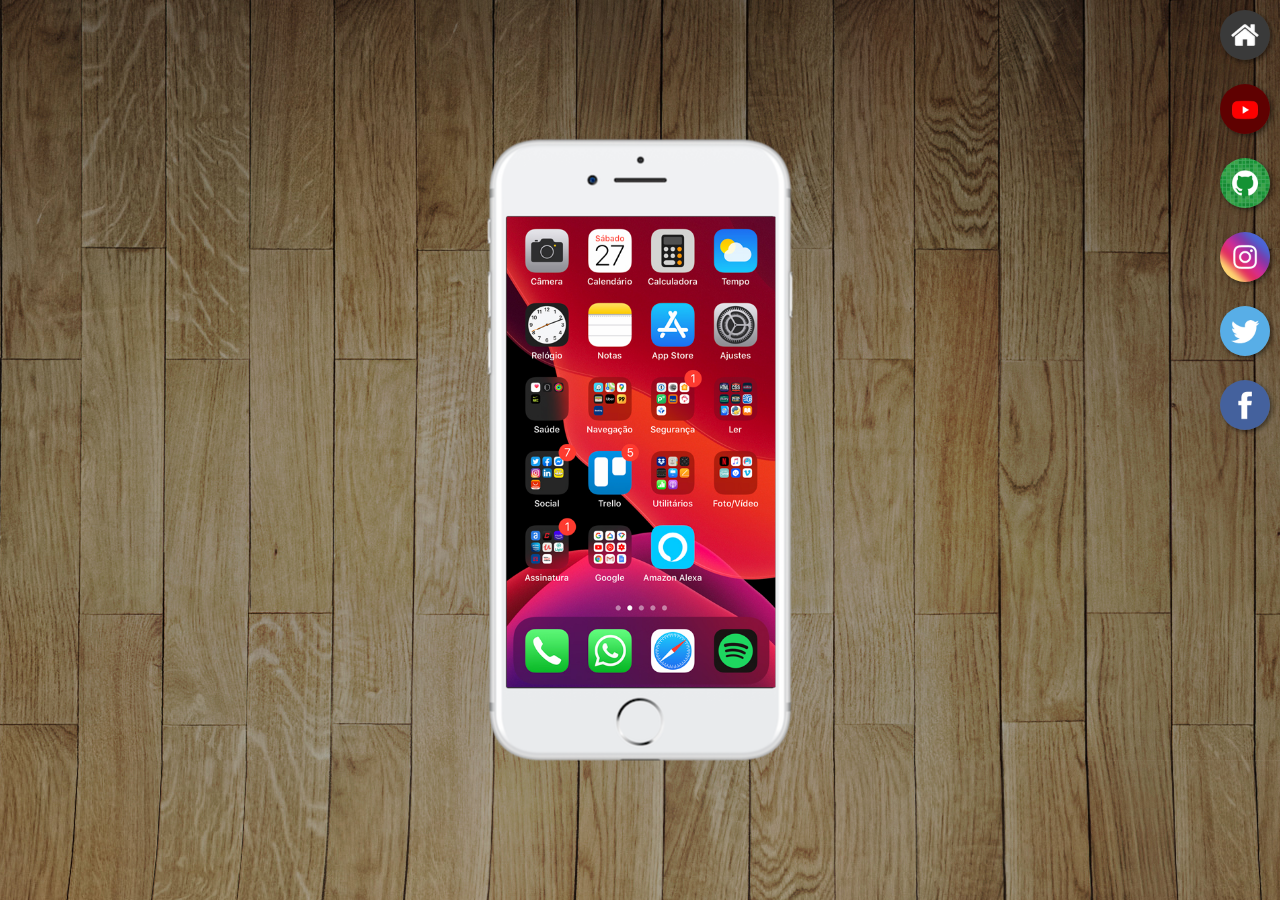
<file: index.html>
<!DOCTYPE html>
<html lang="pt-br">
<head>
    <meta charset="UTF-8">
    <meta name="viewport" content="width=device-width, initial-scale=1.0">
    <link rel="stylesheet" href="favicon.ico">
    <link rel="stylesheet" href="estilos/style.css">
    <title>Redes Sociais </title>
</head>
<body>
    <main>
        <section id="telefone">
            <iframe src="home.html" name="tela" id="tela" frameborder="0" >Seu navegador não é compatível com isso.</iframe>
        </section>
        <section id="redes-sociais">
            <a href="home.html" target="tela"> <img src="imagens/logo-home.jpg" alt=""></a><br>
            <a href="youtube.html" target="tela"> <img src="imagens/logo-youtube.jpg" alt=""></a><br>
            <a href="github.html" target="tela"> <img src="imagens/logo-github.jpg" alt=""></a><br>
            <a href="instagram.html" target="tela"> <img src="imagens/logo-instagram.jpg" alt=""></a><br>
            <a href="twitter.html" target="tela"> <img src="imagens/logo-twitter.jpg" alt=""></a><br>
            <a href="facebook.html" target="tela"> <img src="imagens/logo-facebook.jpg" alt=""></a>
        </section>
    </main>
    
</body>
</html>
</file>
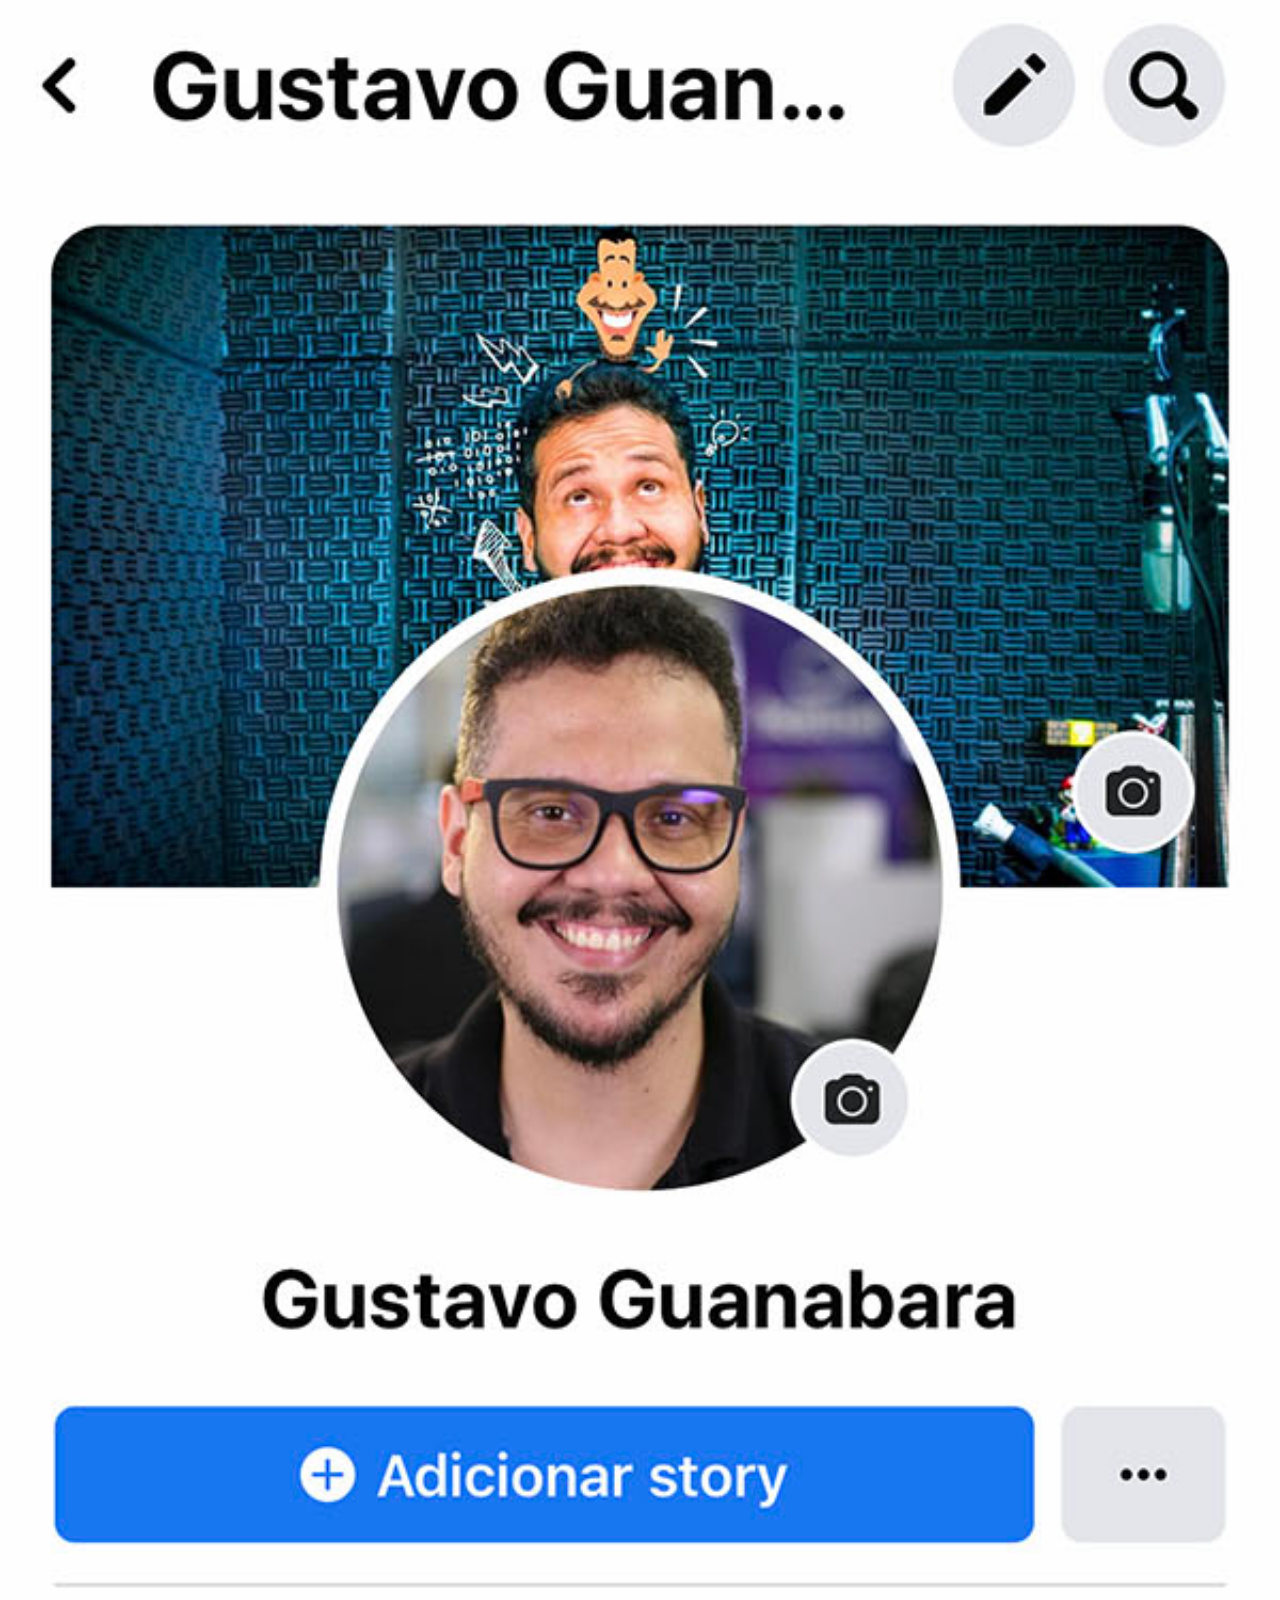
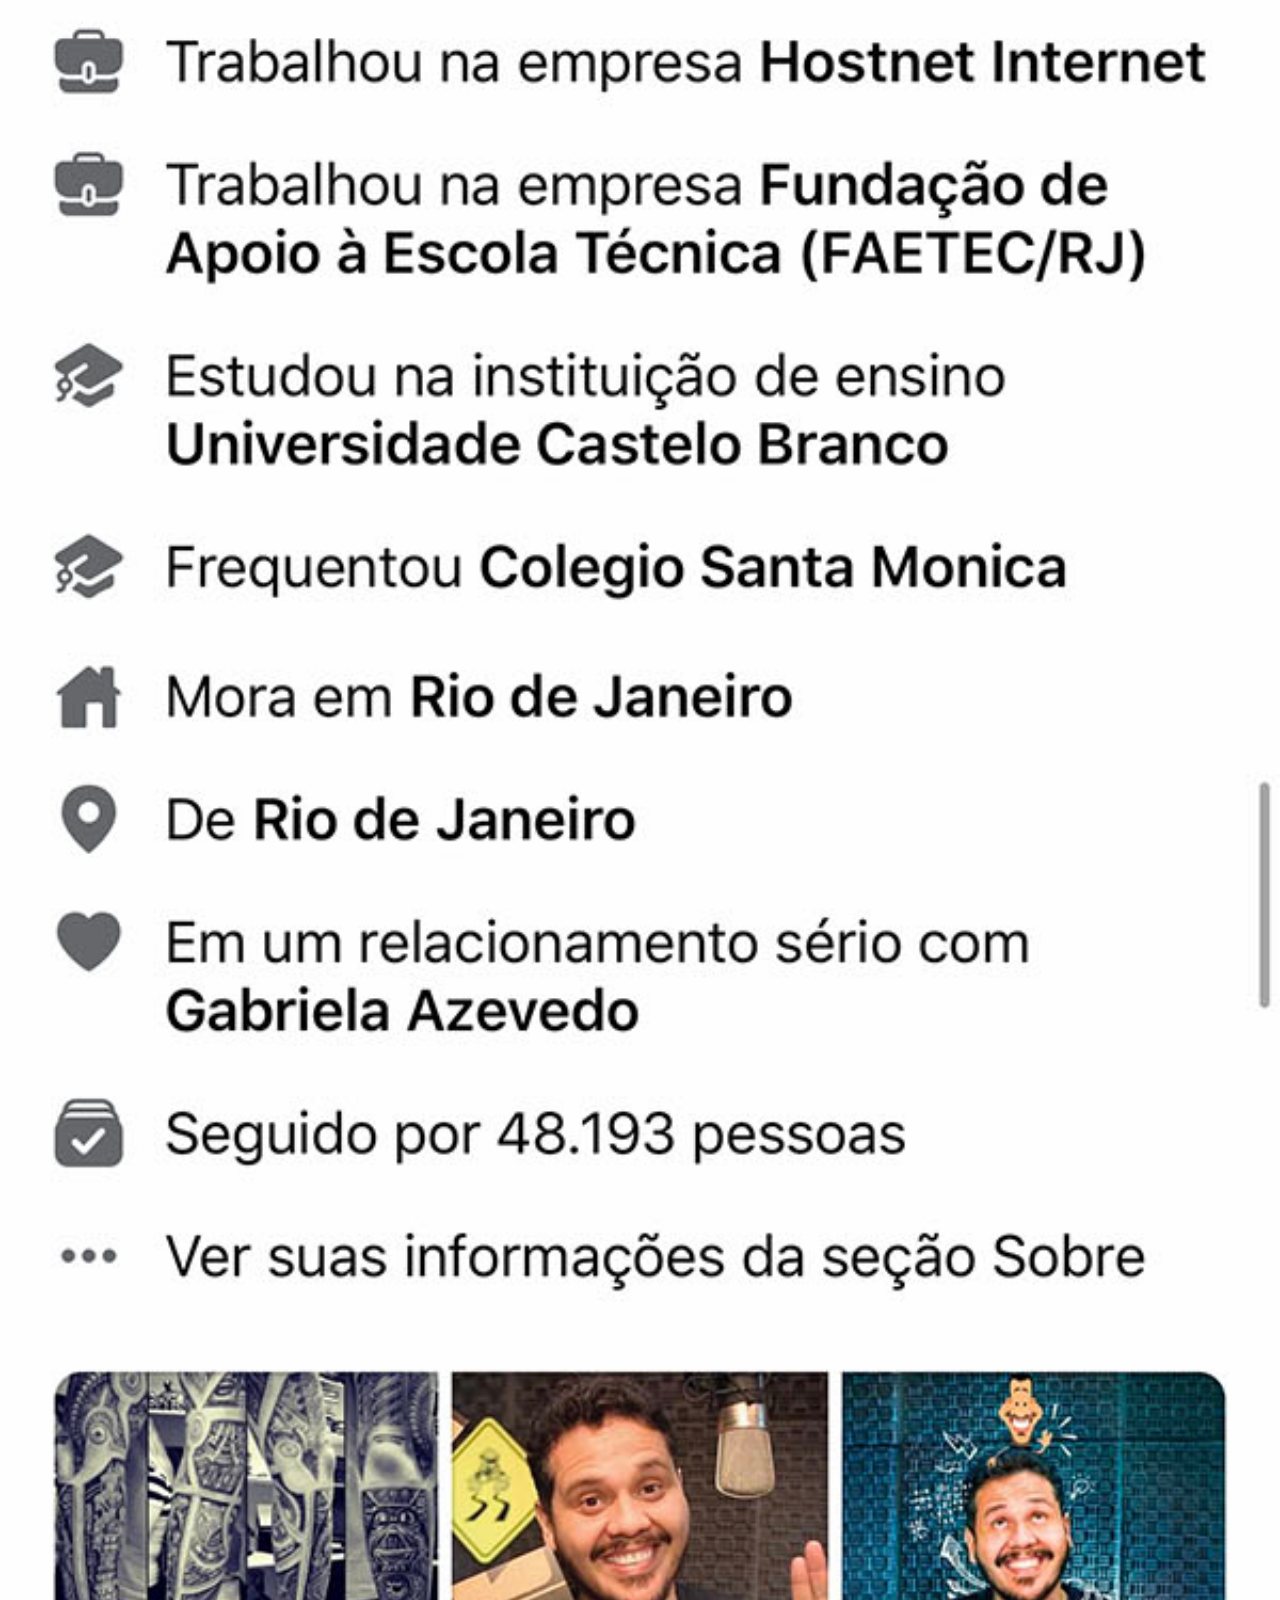
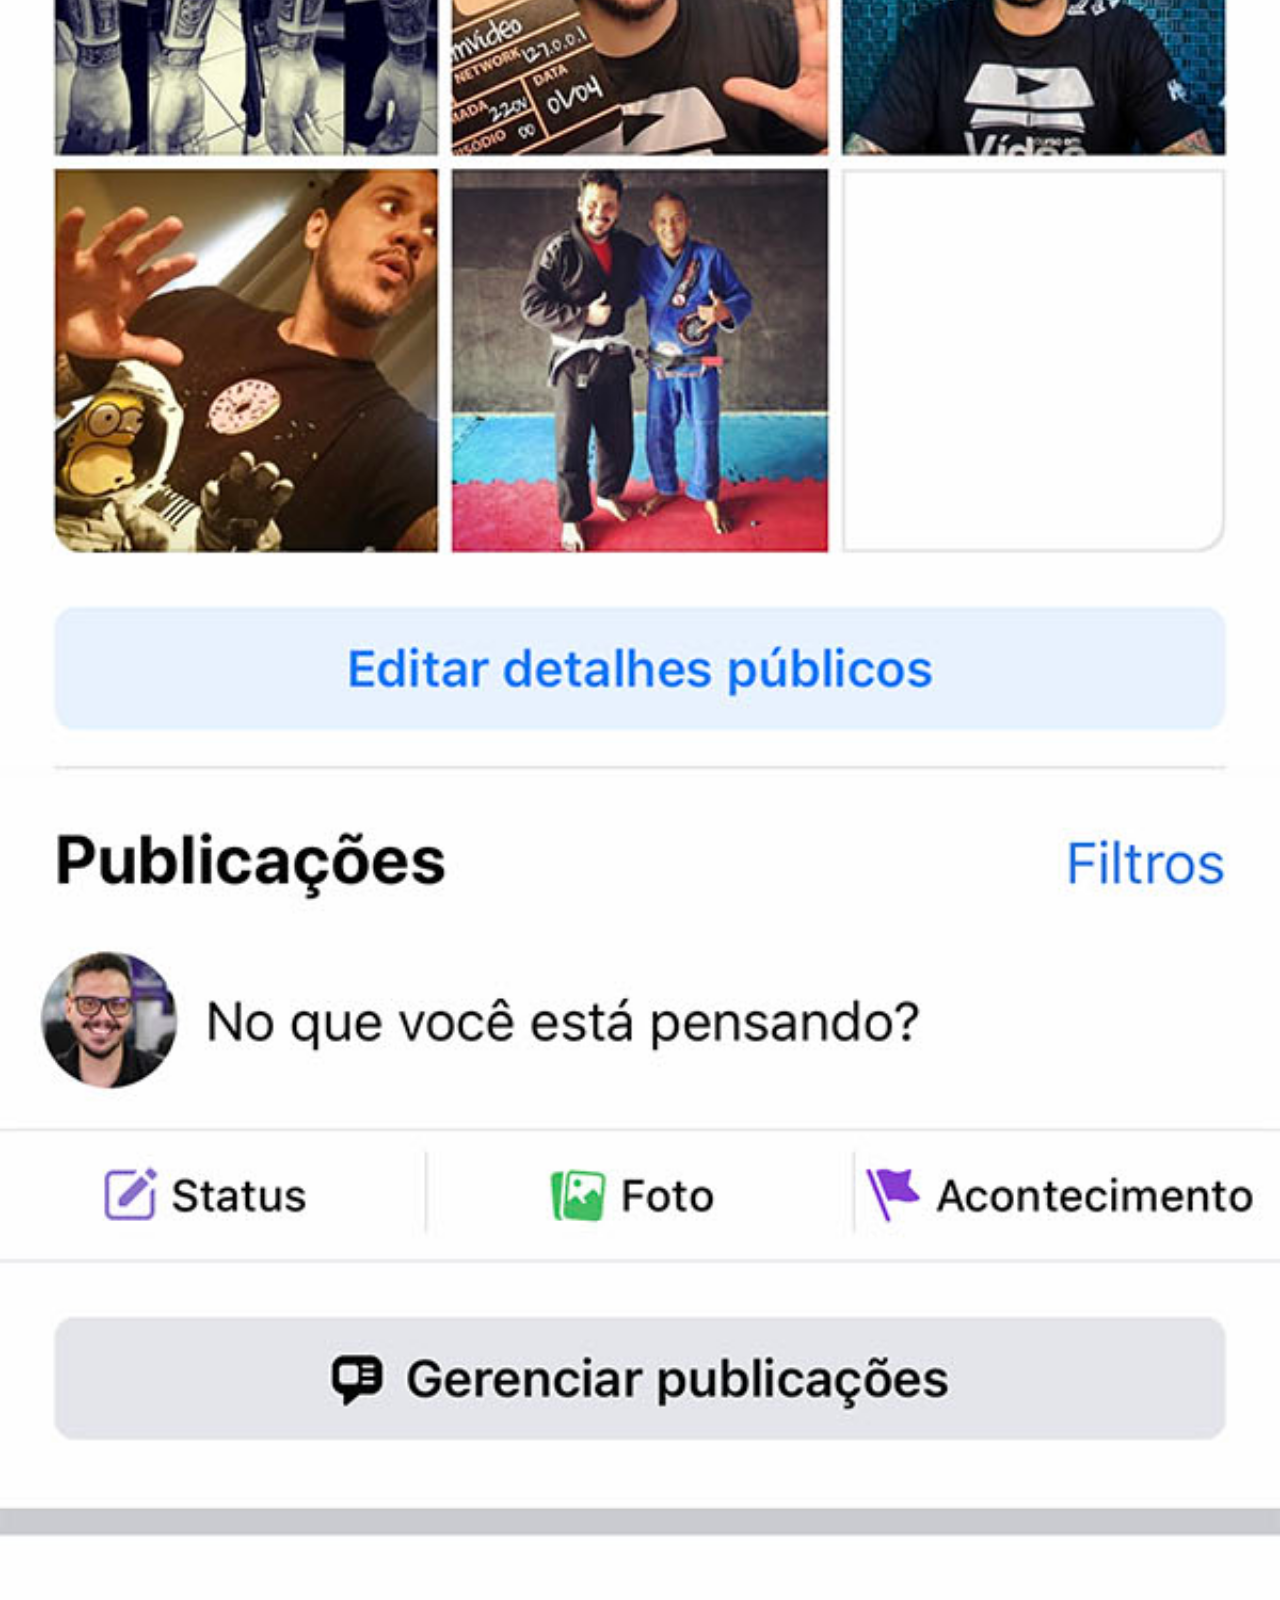
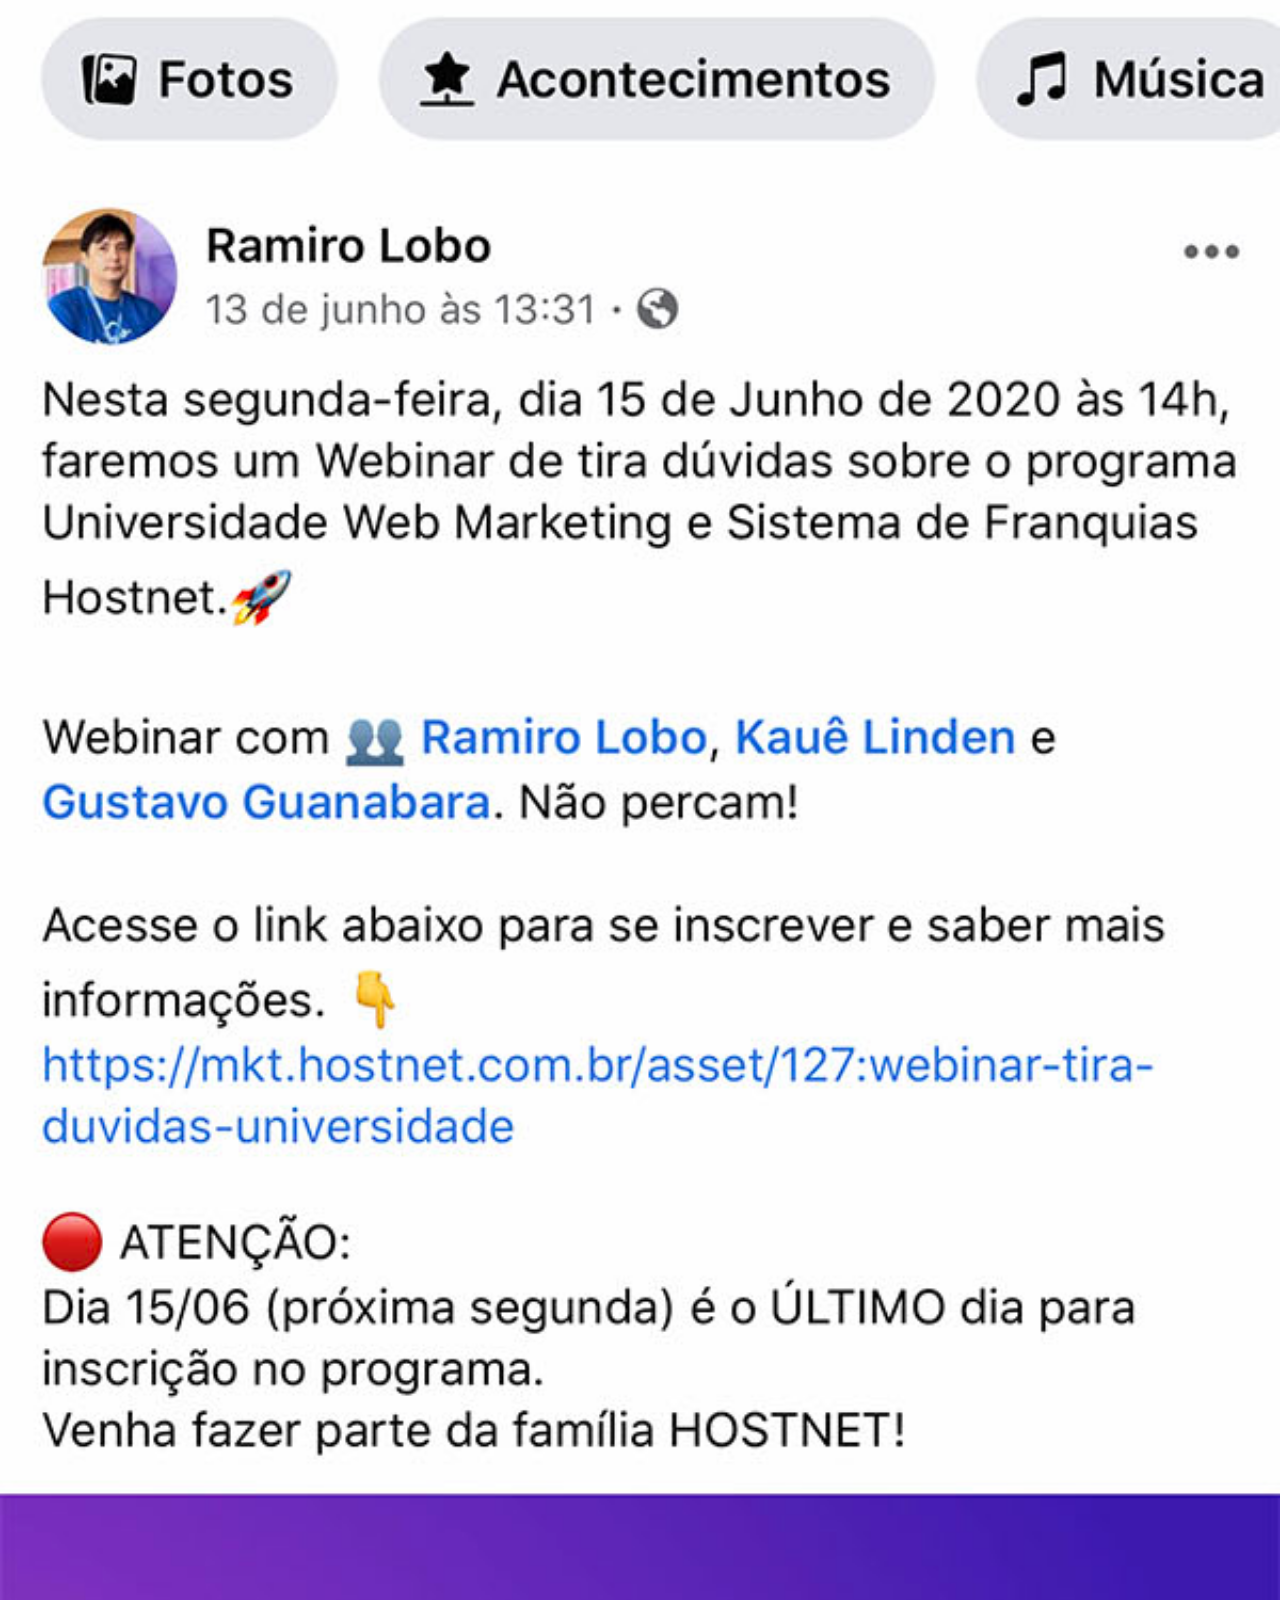
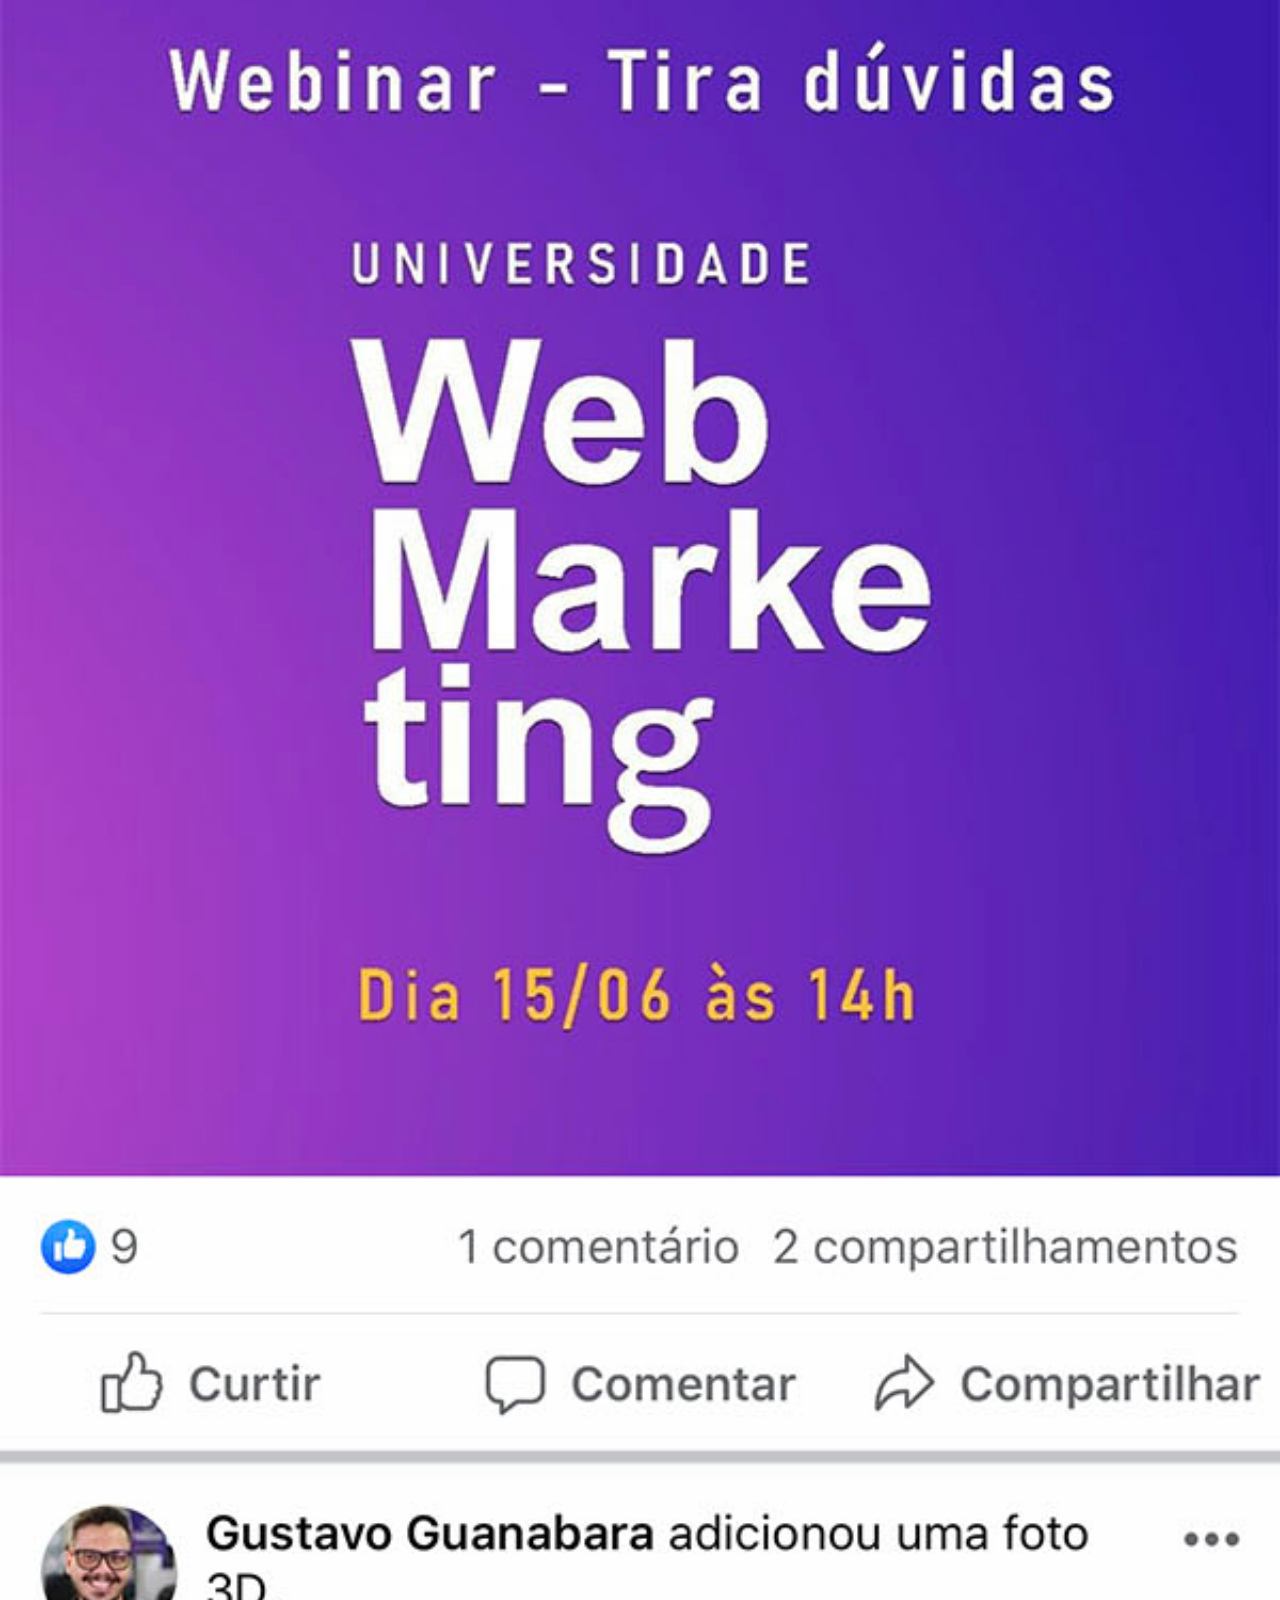
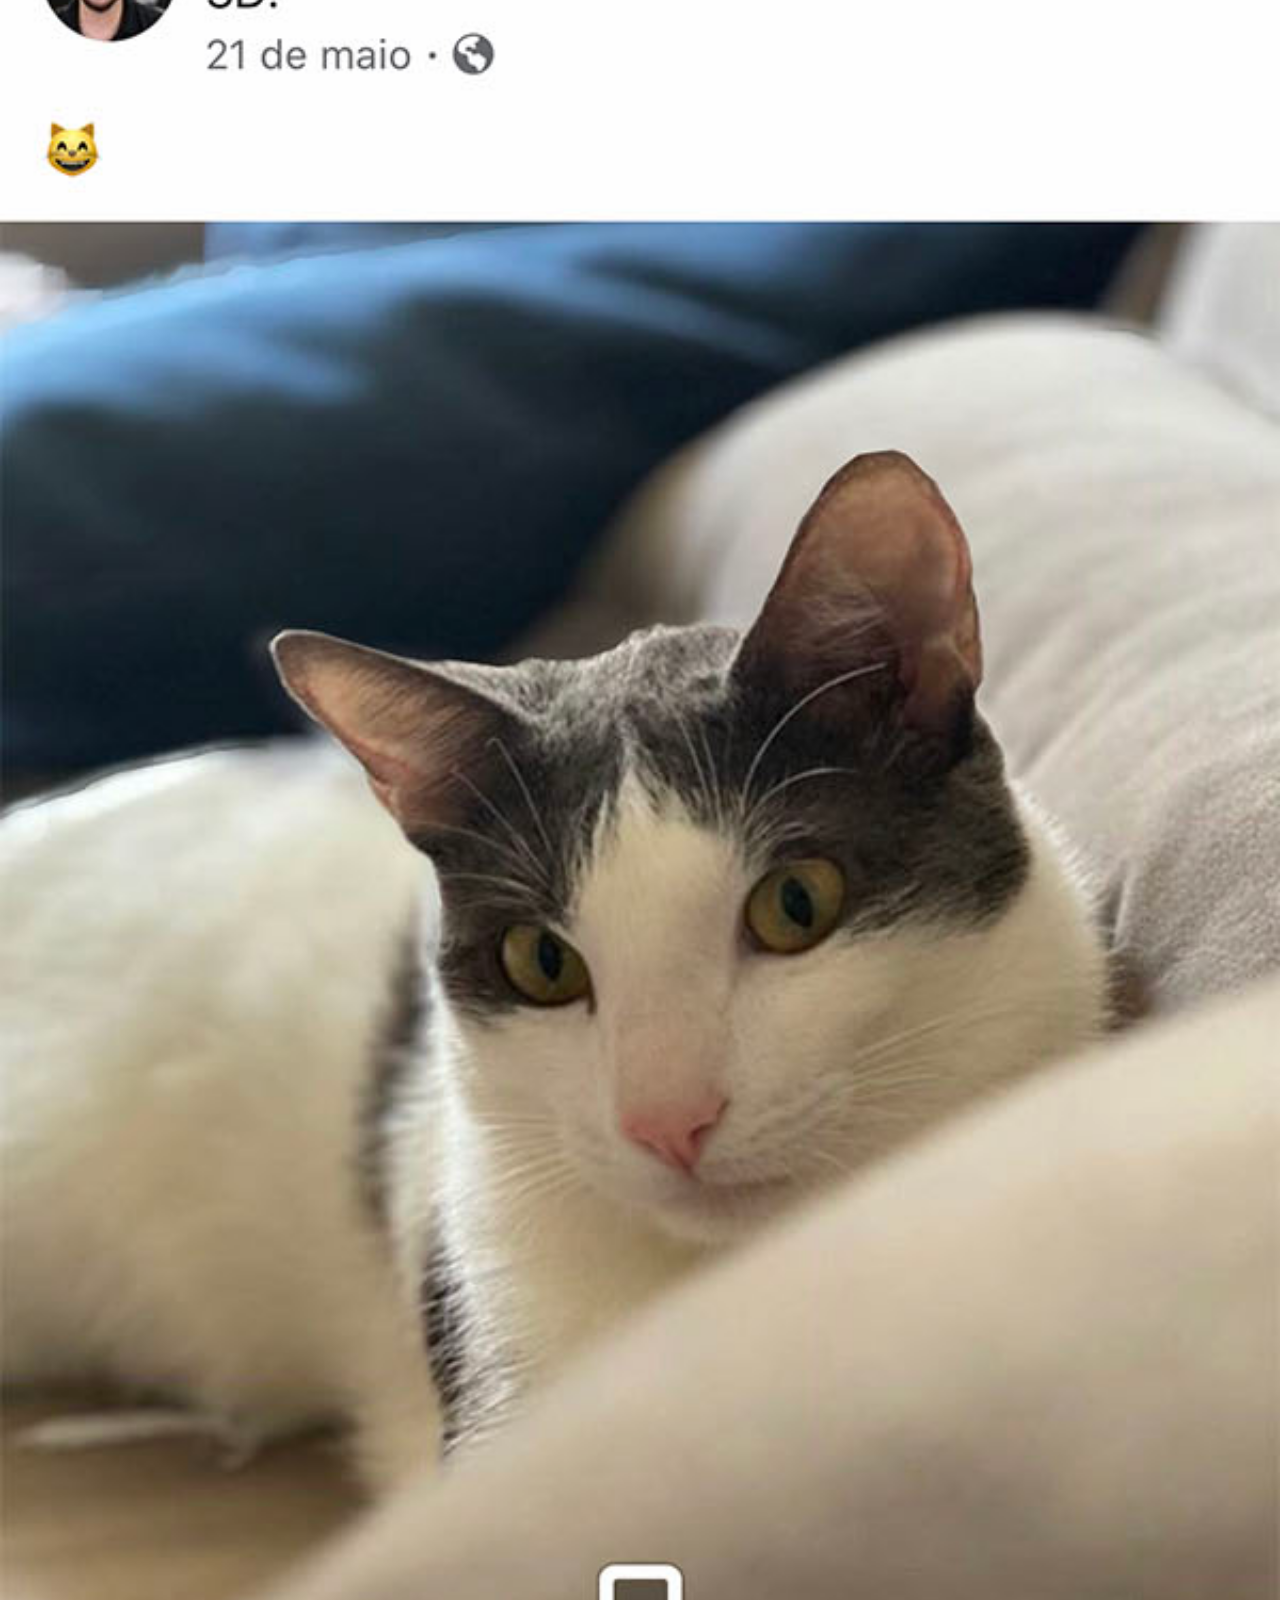
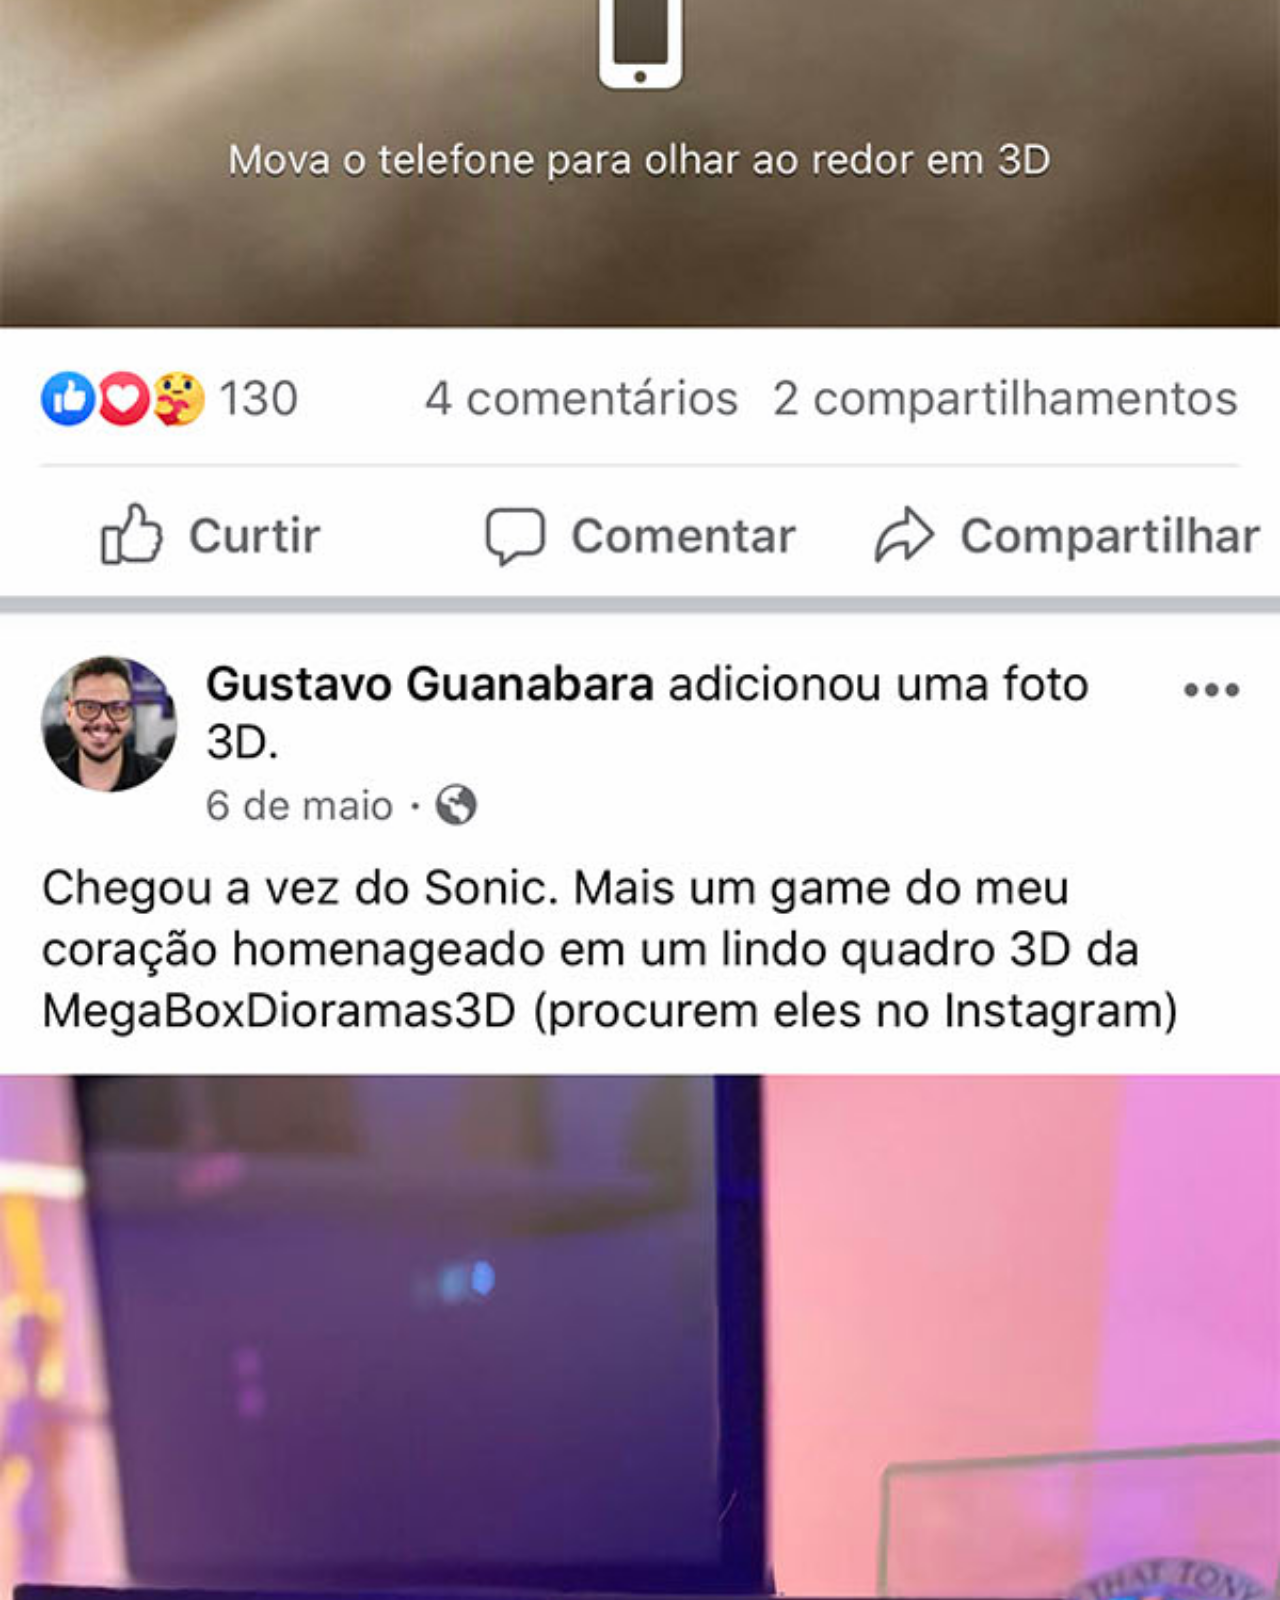
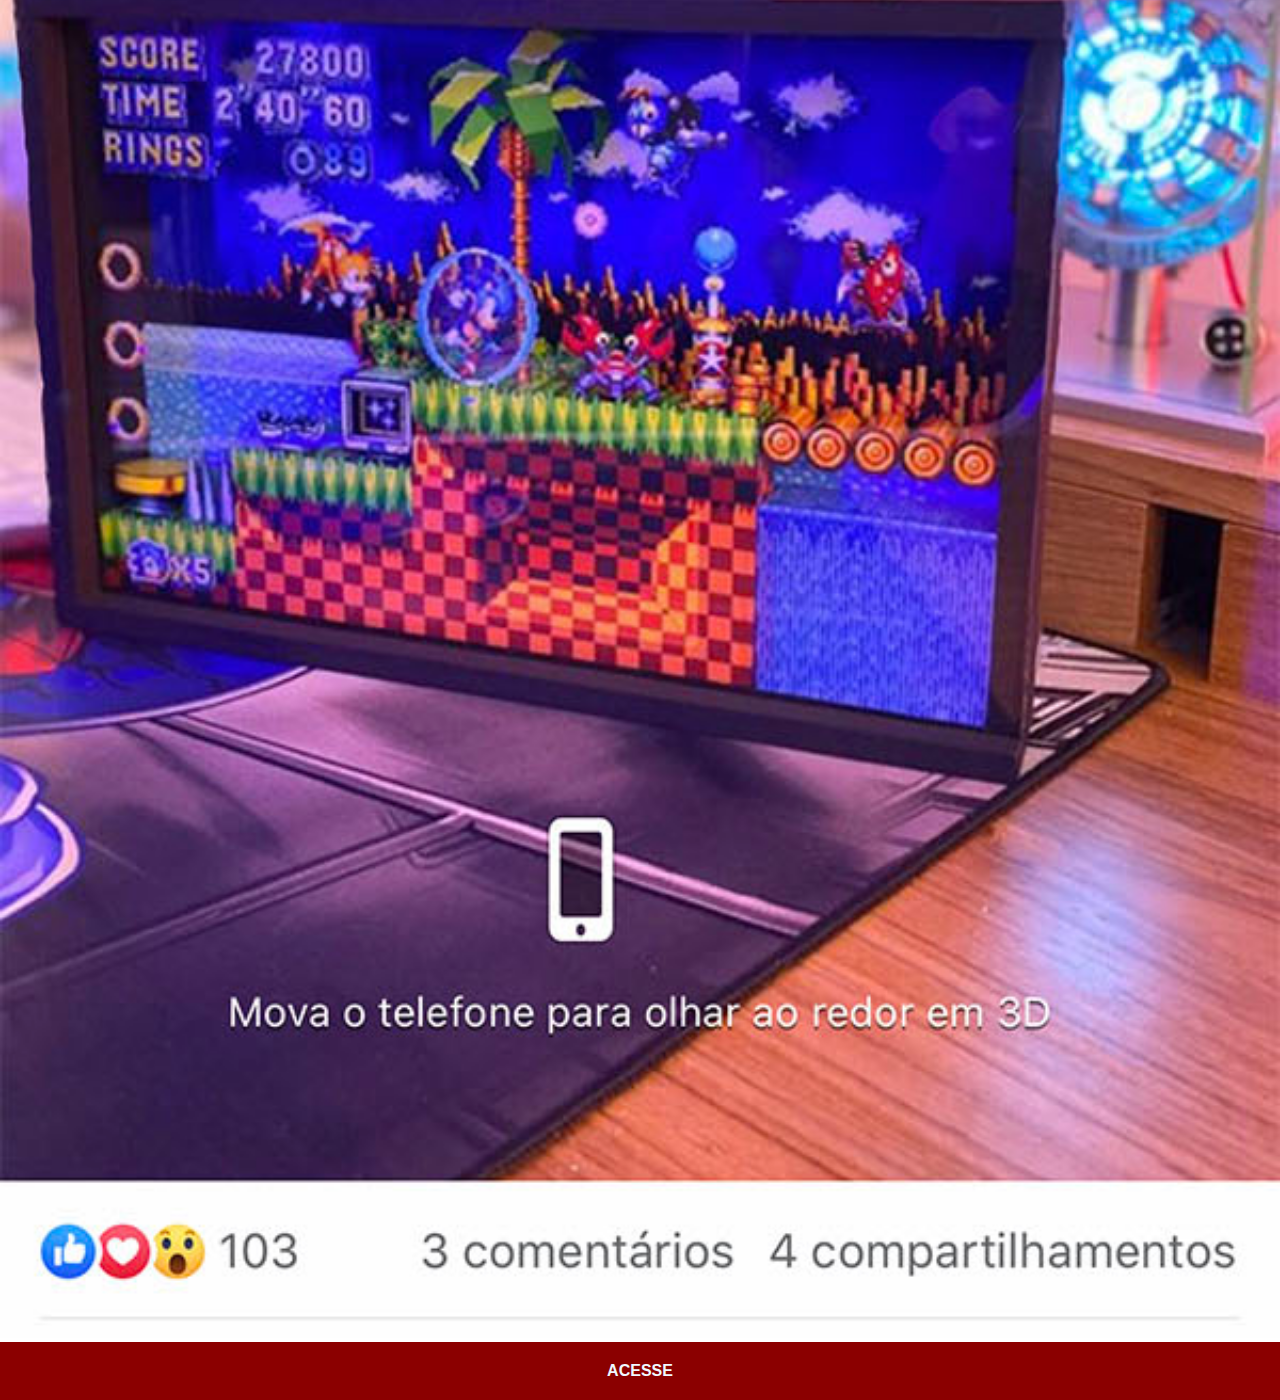
<file: facebook.html>
<!DOCTYPE html>
<html lang="pt-br">
<head>
    <meta charset="UTF-8">
    <meta name="viewport" content="width=device-width, initial-scale=1.0">
    <title>Facebook</title>
    <link rel="stylesheet" href="estilos/social.css">
</head>
<body>
    <img src="imagens/tela-facebook.jpg" alt="Facebook">
    <a href="https://www.facebook.com/rodrigo.salgueiro.963/" target="_blank">ACESSE</a>
    
</body>
</html>
</file>
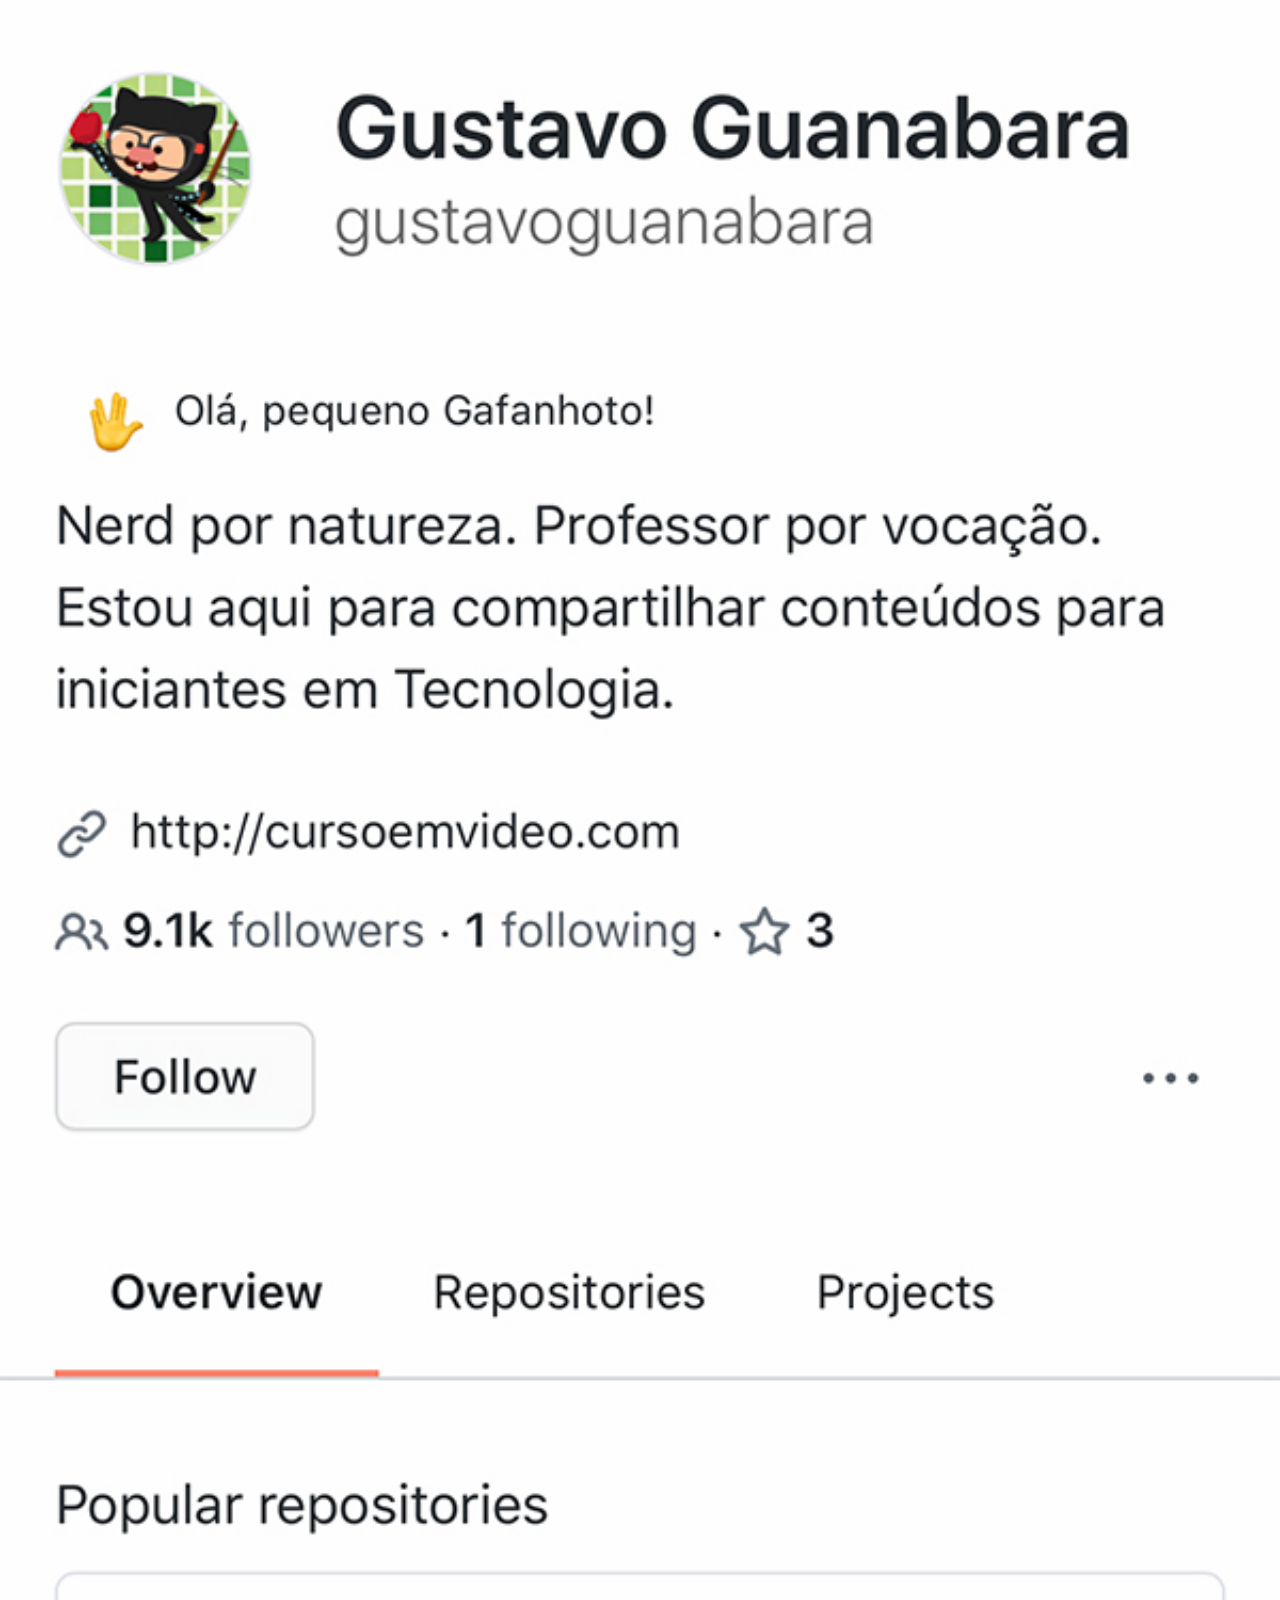
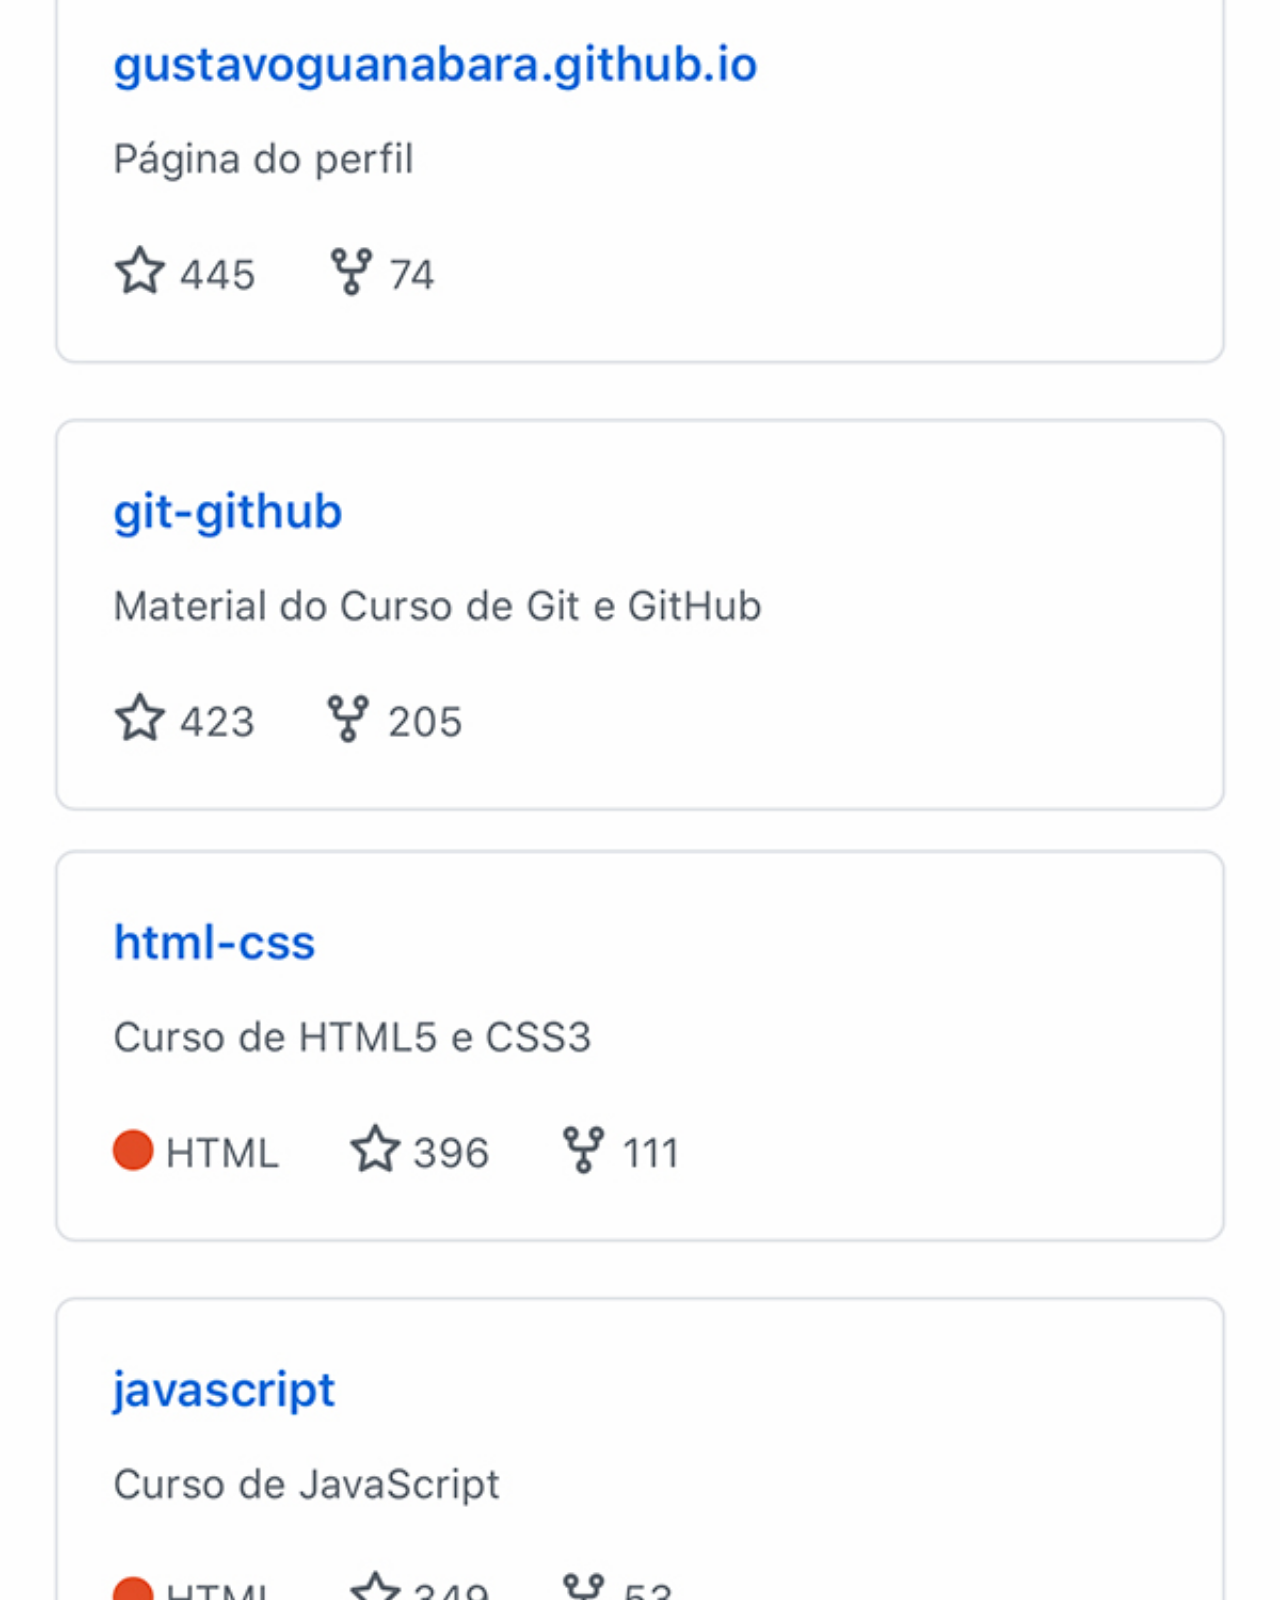
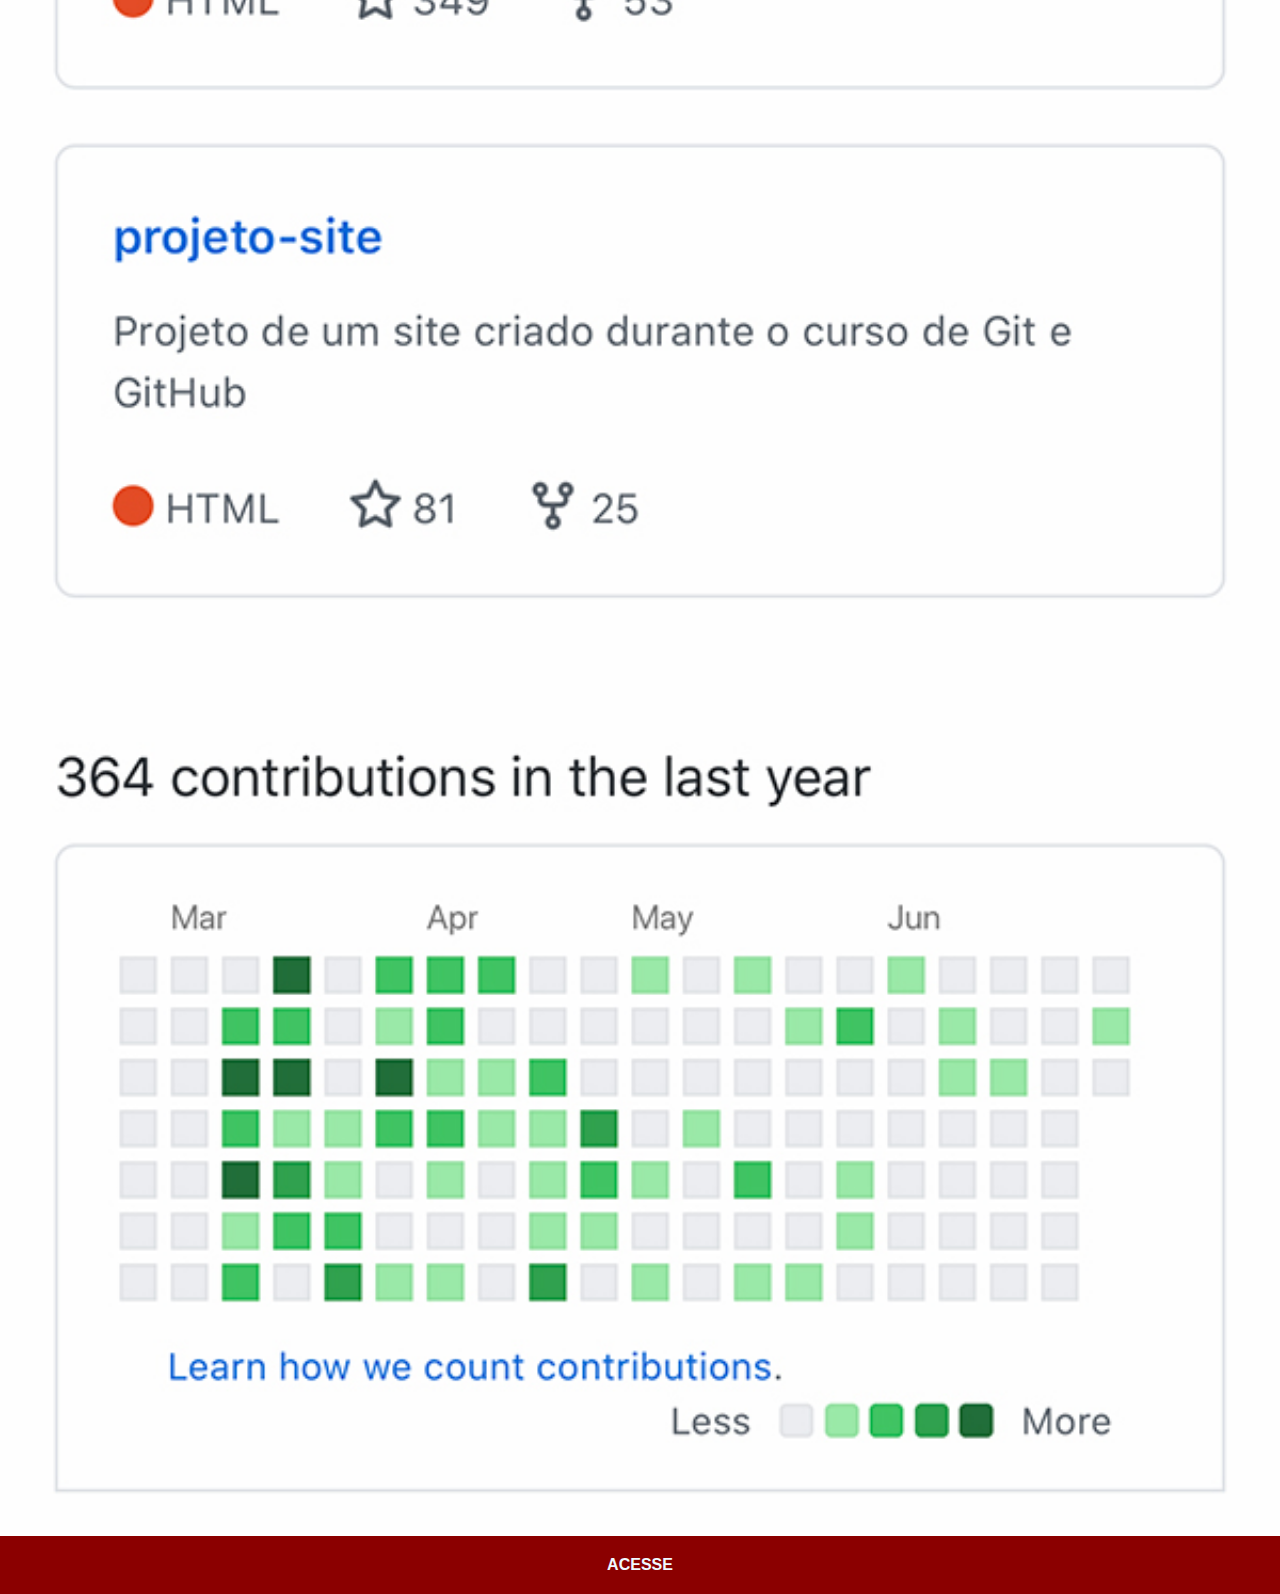
<file: github.html>
<!DOCTYPE html>
<html lang="pt-br">
<head>
    <meta charset="UTF-8">
    <meta name="viewport" content="width=device-width, initial-scale=1.0">
    <title>GitHub</title>
    <link rel="stylesheet" href="estilos/social.css">
</head>
<body>
    <img src="imagens/tela-github.jpg" alt="github">
    <a href="https://github.com/rodrigosalgueiroo" target="_blank">ACESSE</a>

    
</body>
</html>
</file>
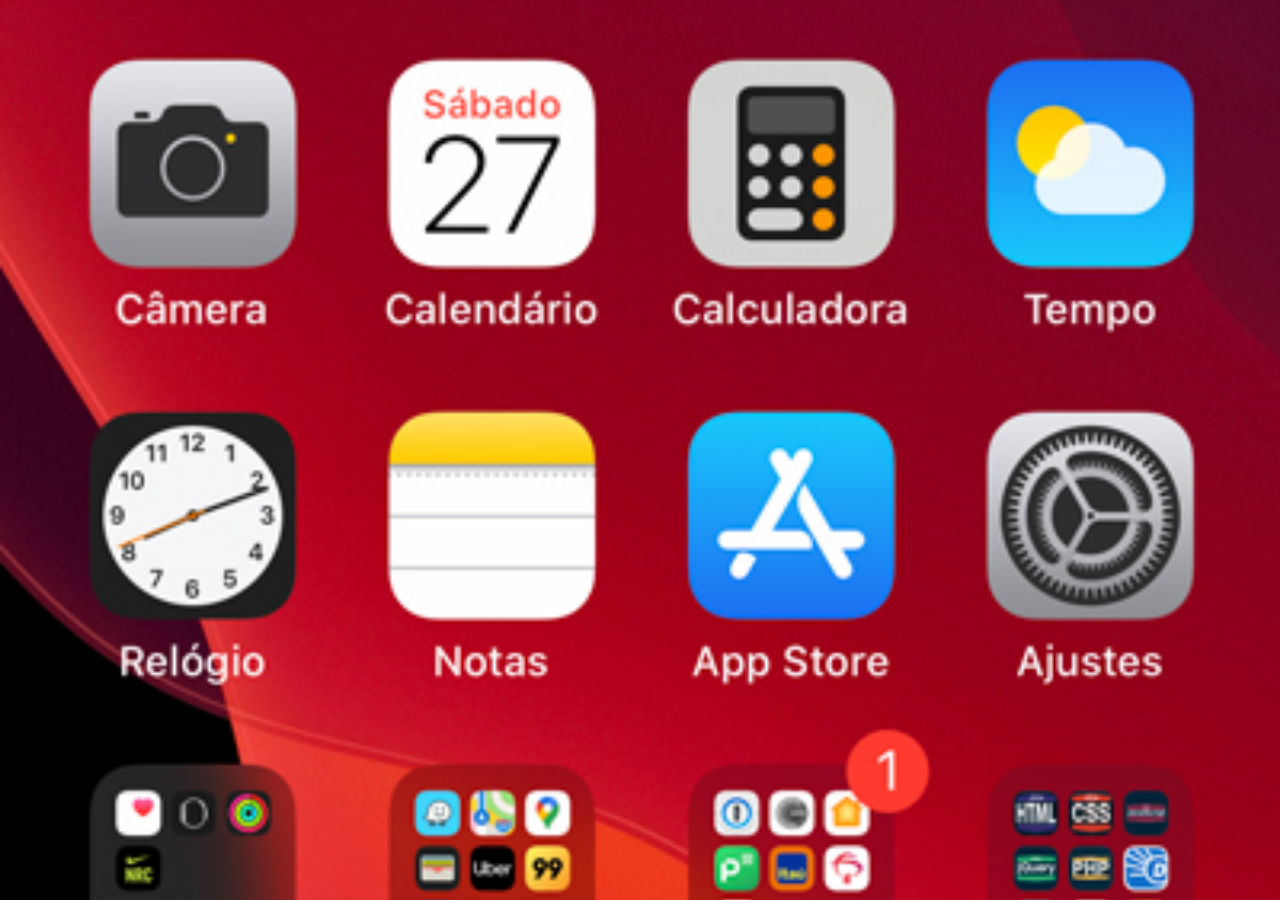
<file: home.html>
<!DOCTYPE html>
<html lang="pt-br">
<head>
    <meta charset="UTF-8">
    <meta name="viewport" content="width=device-width, initial-scale=1.0">
    <title>Home</title>
</head>
<style>
    * {
        margin: 0px;
        padding: 0px;
    }

    body {
        width: 100%;
        height: 100vh;
        background: black url('../imagens/tela-home.jpg') no-repeat top center;
        background-size: cover;

    }
</style>
<body>
    
</body>
</html>
</file>
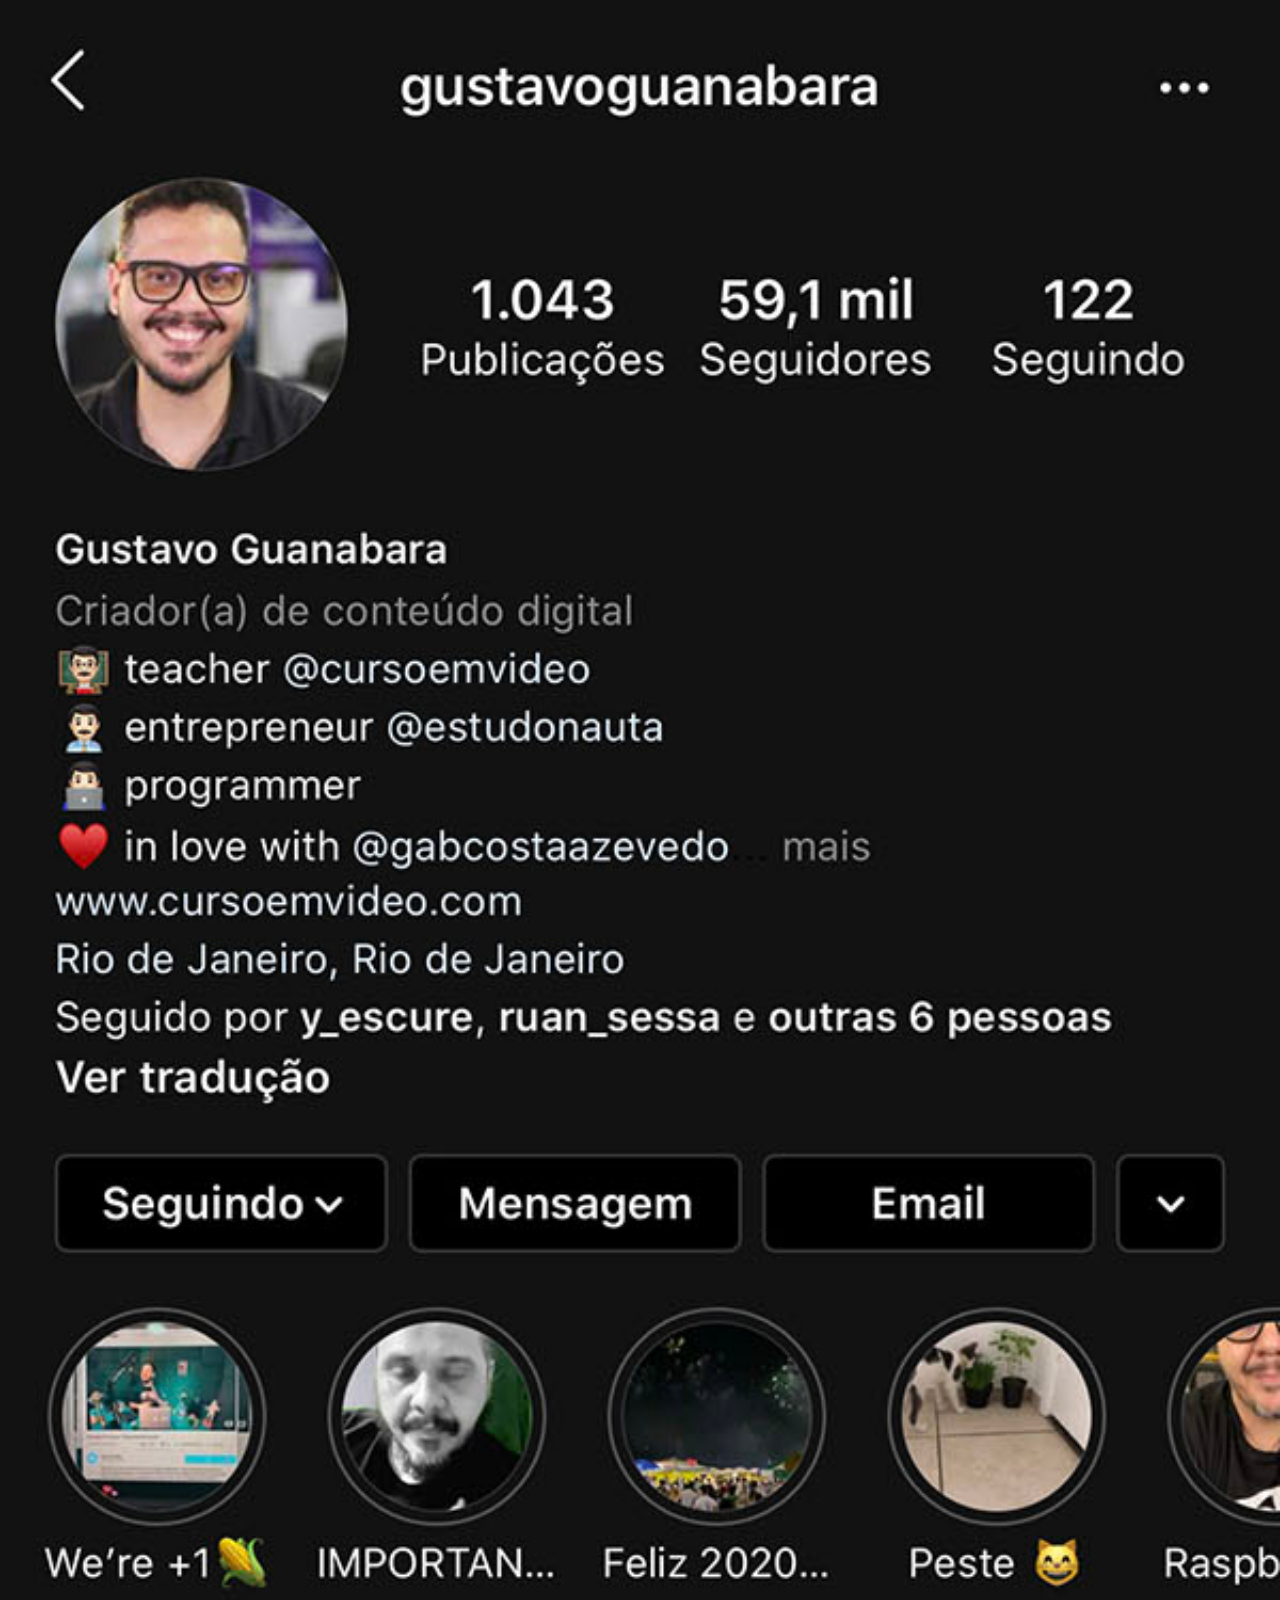
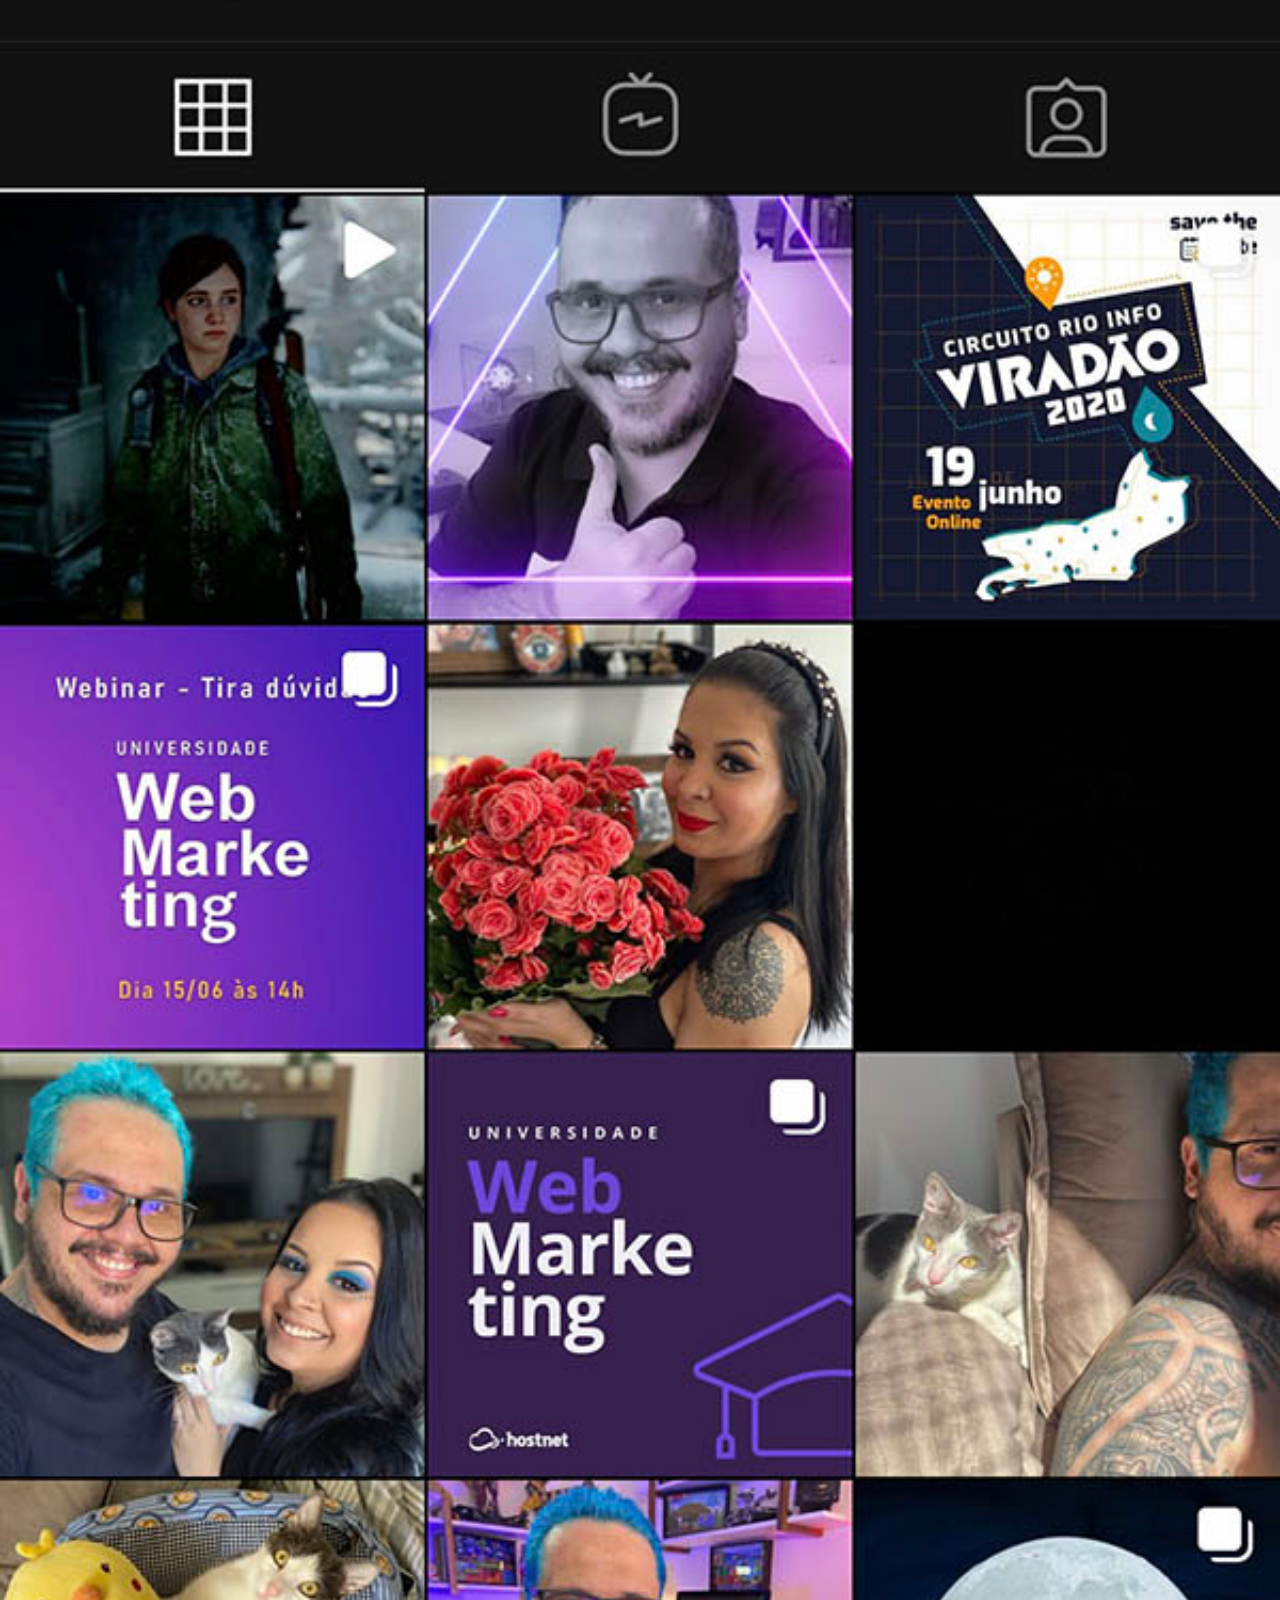
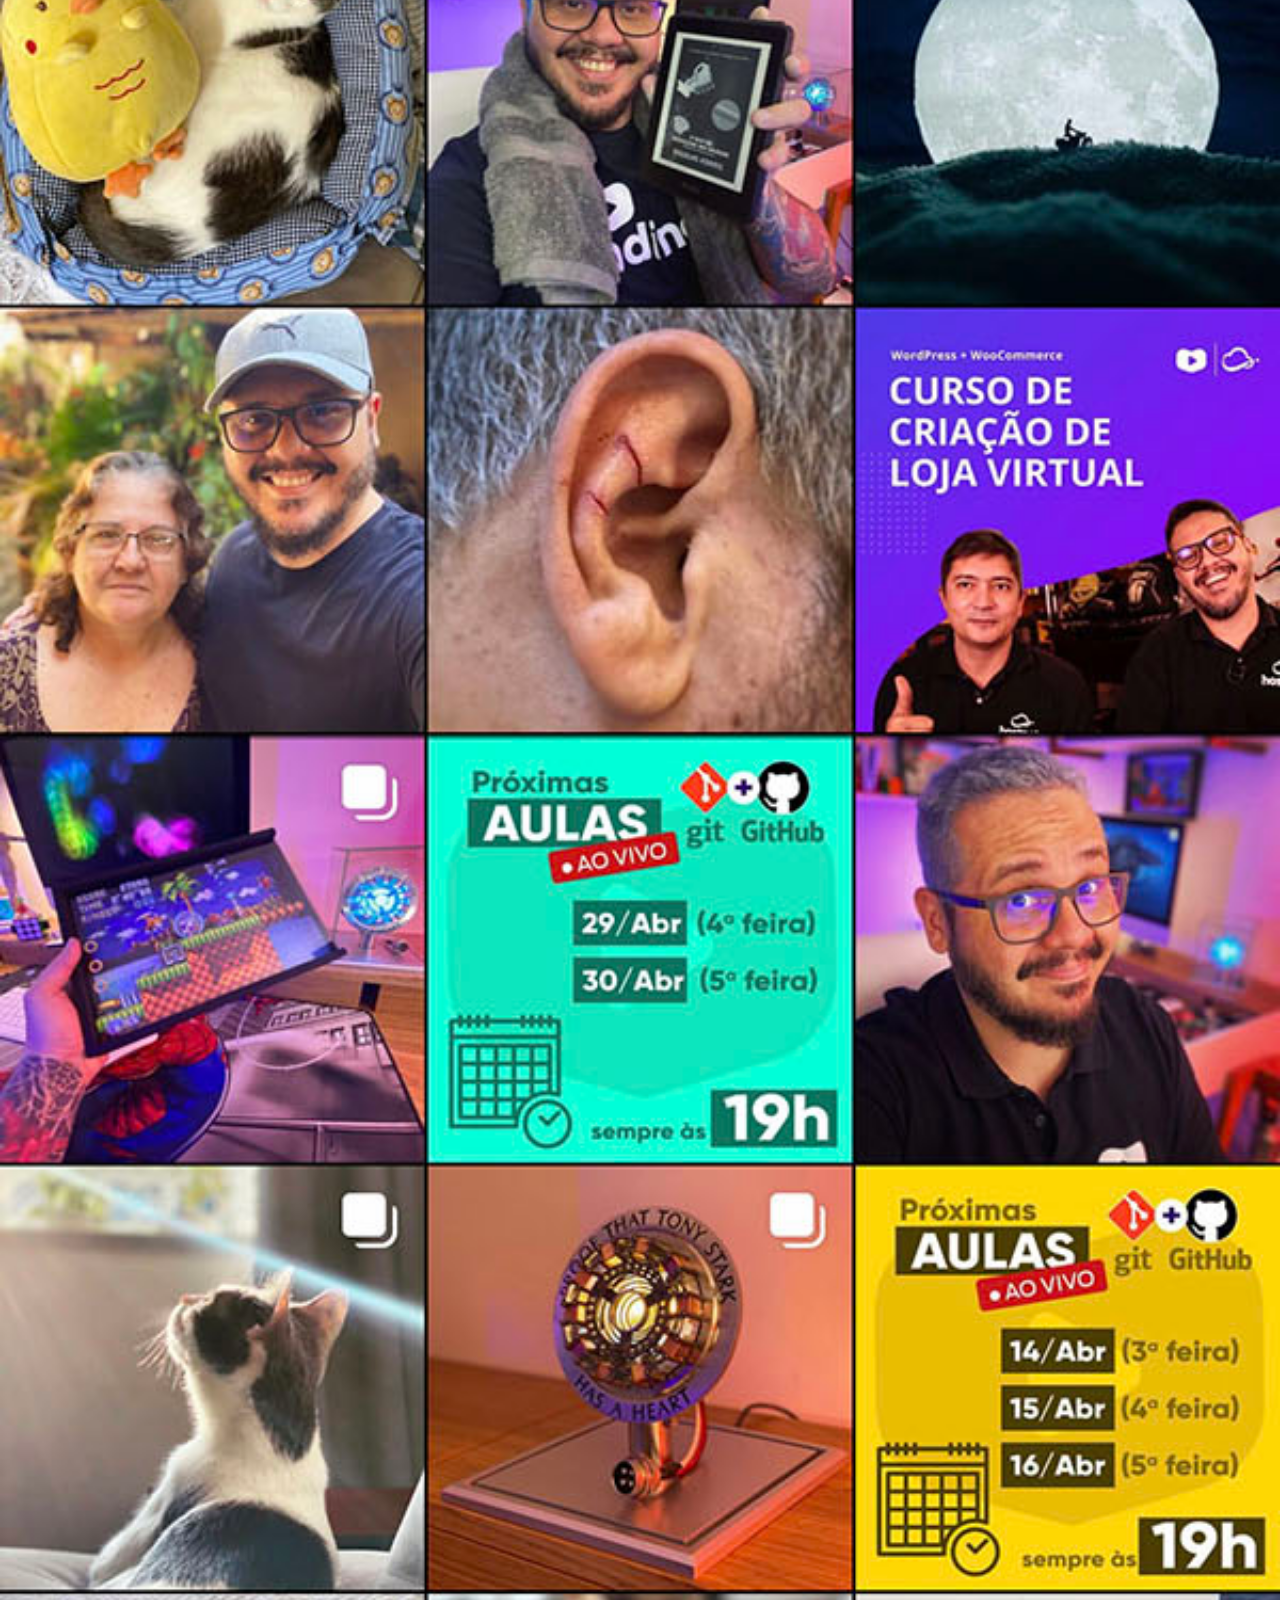
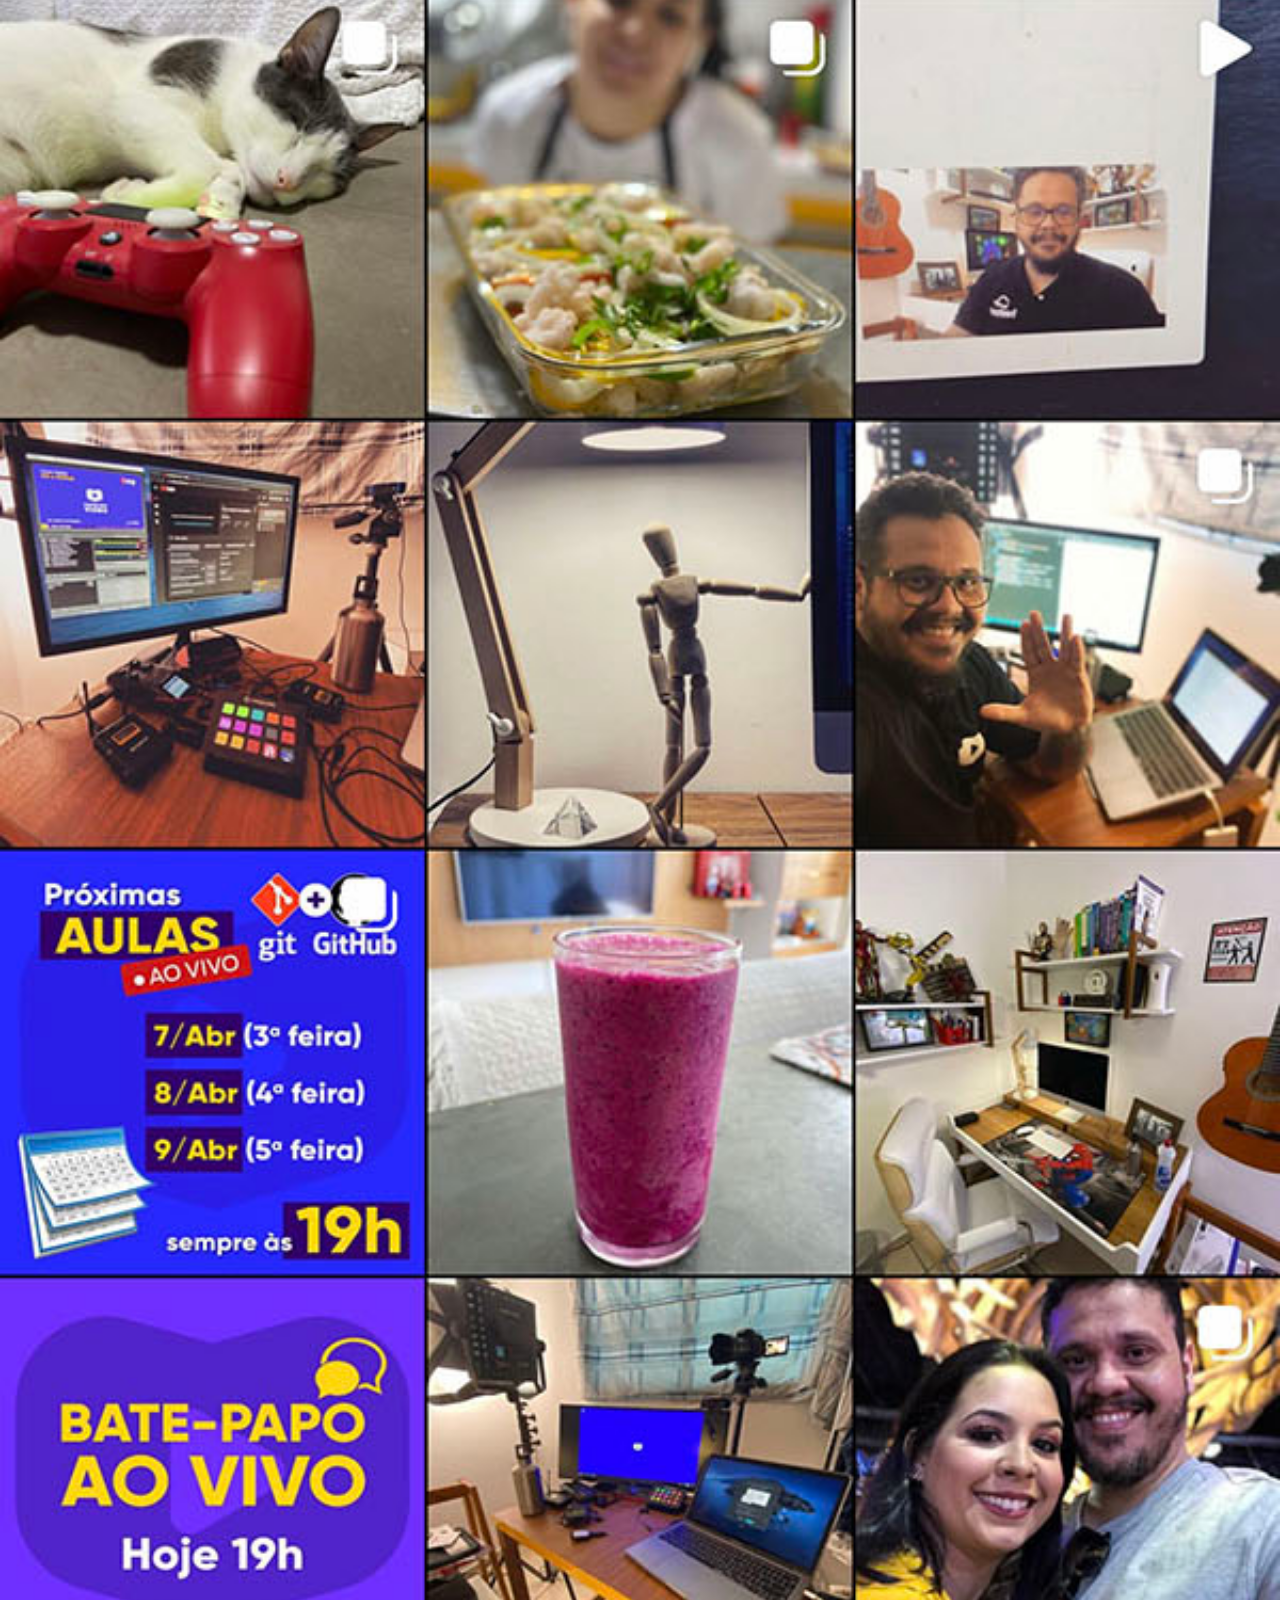
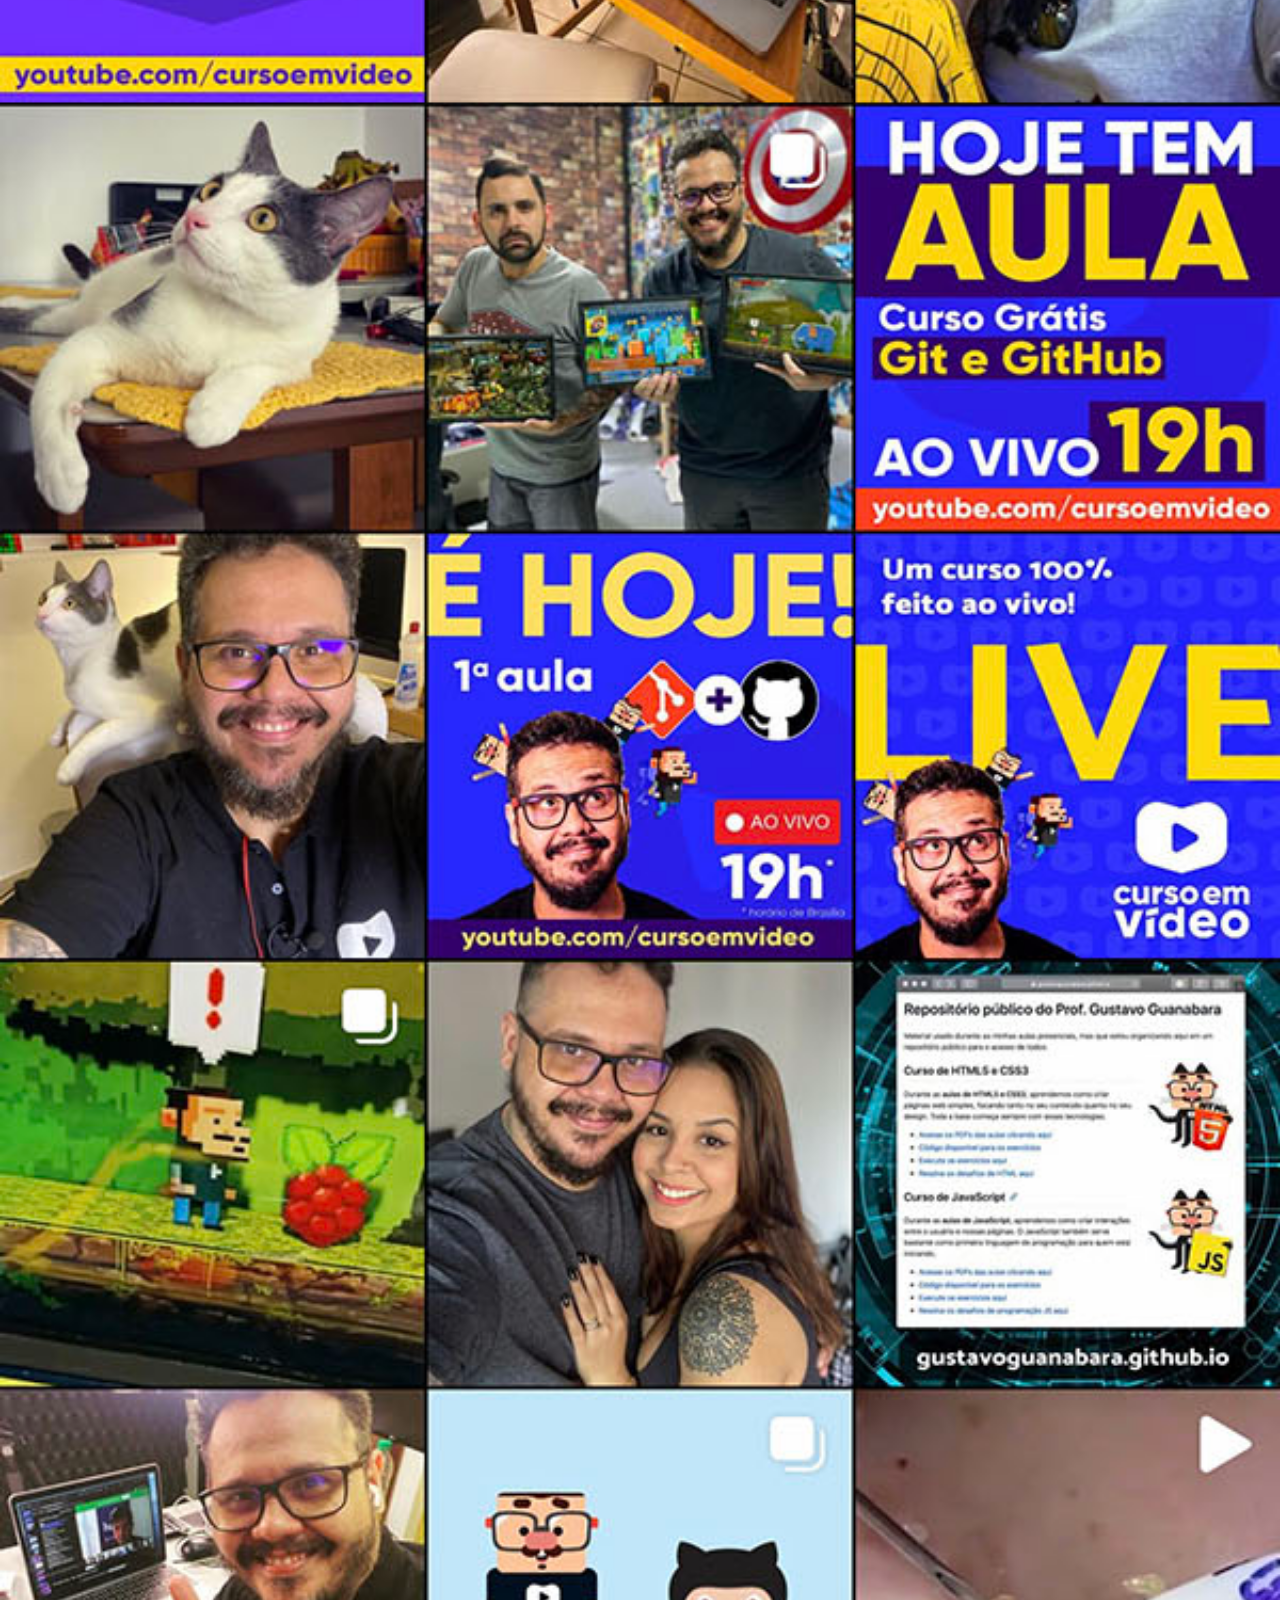
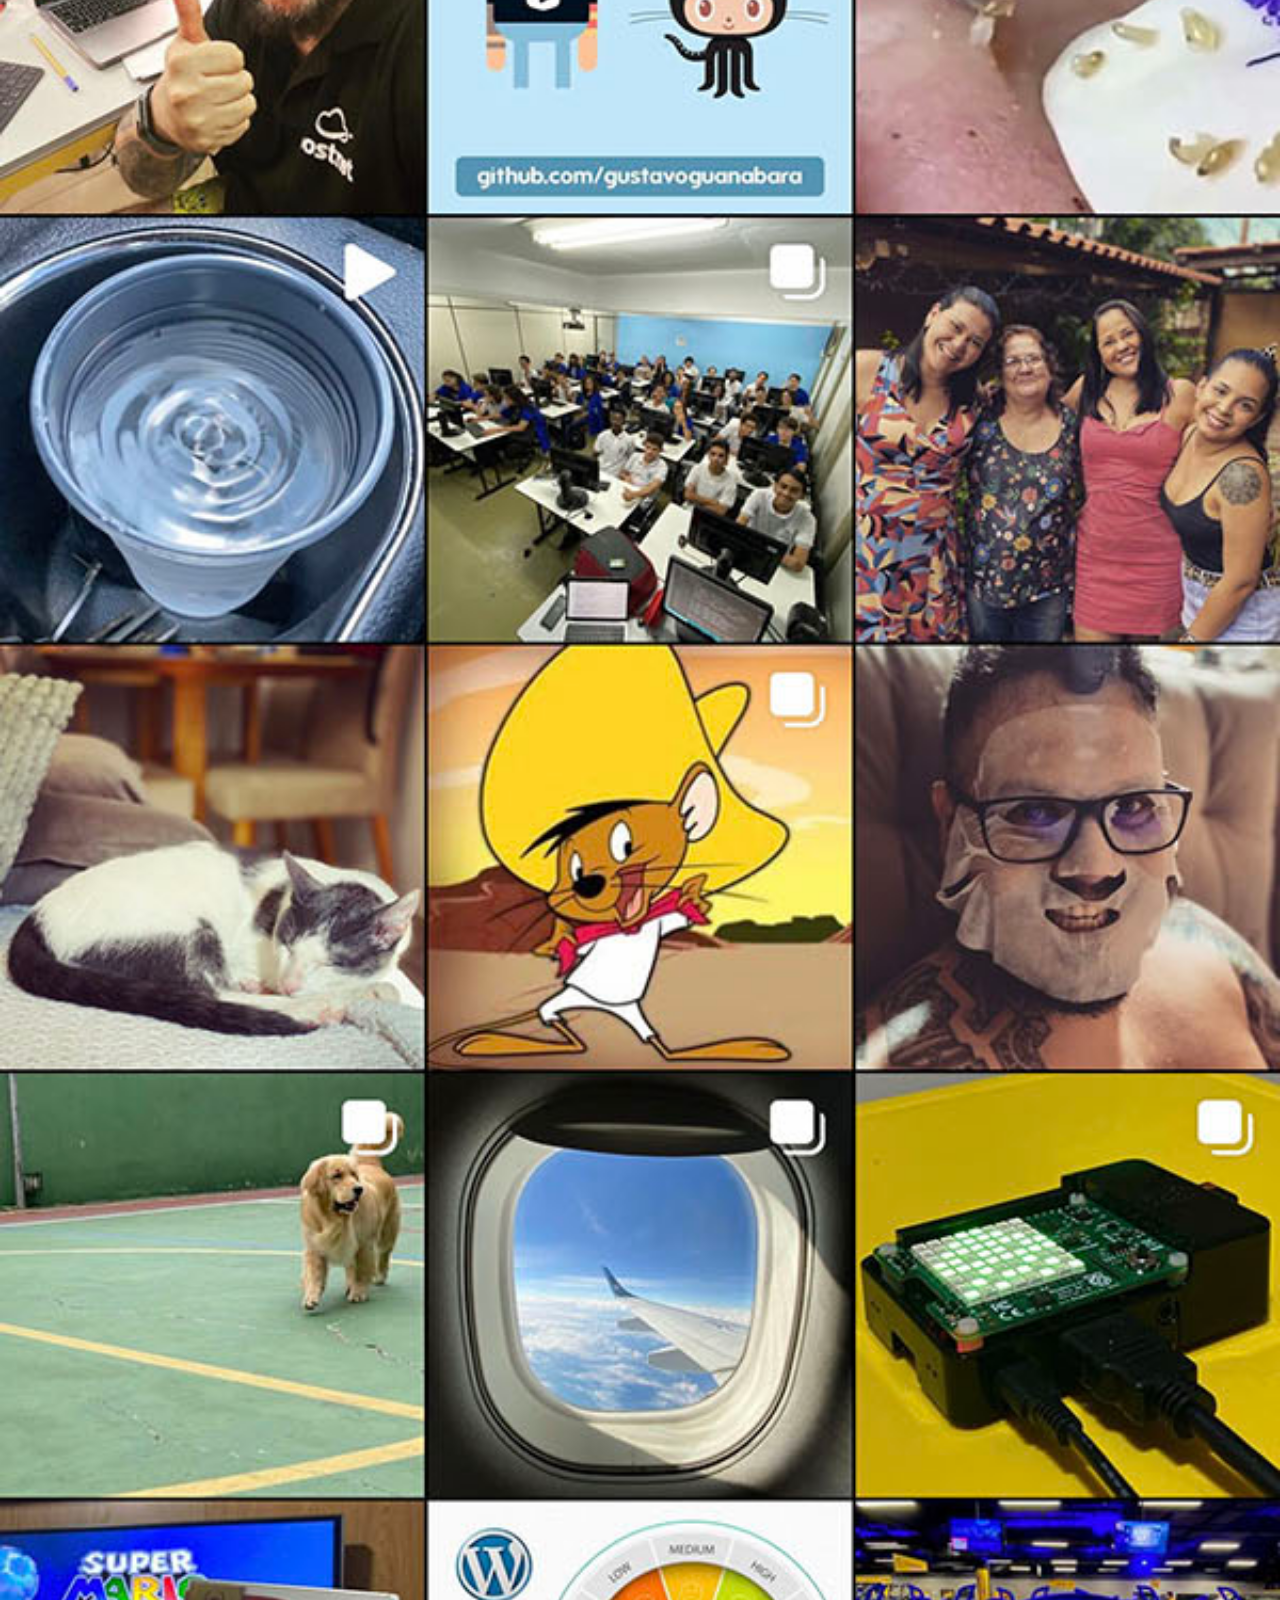
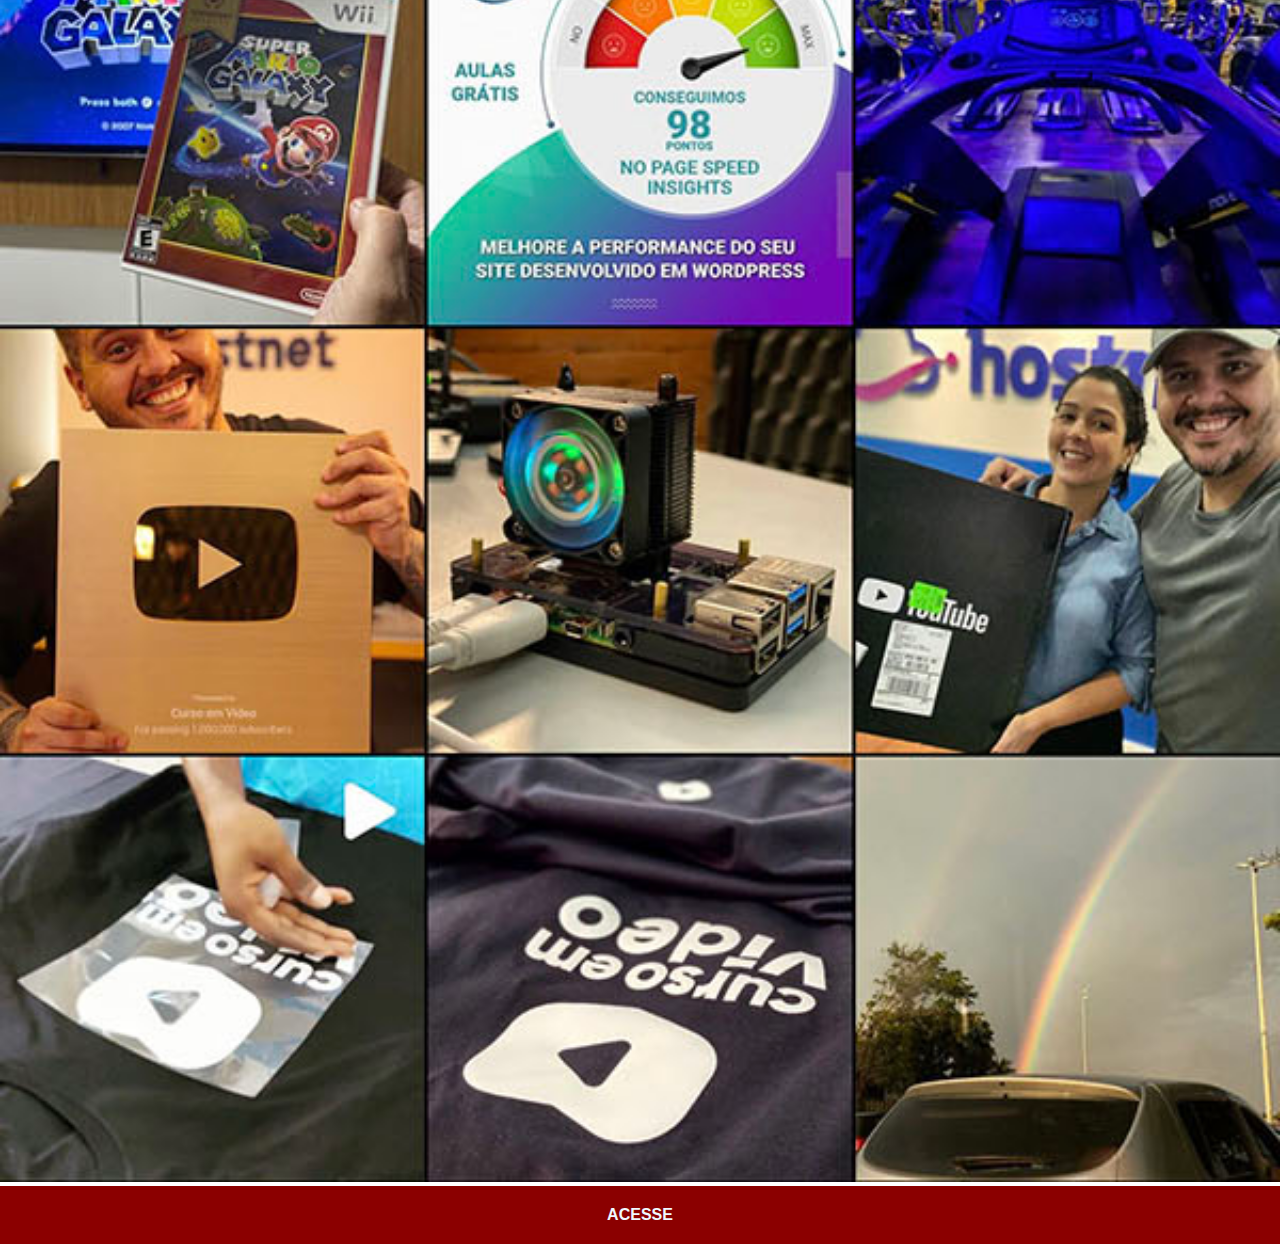
<file: instagram.html>
<!DOCTYPE html>
<html lang="pt-br">
<head>
    <meta charset="UTF-8">
    <meta name="viewport" content="width=device-width, initial-scale=1.0">
    <title>Instagram</title>
    <link rel="stylesheet" href="estilos/social.css">
</head>
<body>
    <img src="imagens/tela-instagram.jpg" alt="Instagram">
    <a href="https://www.instagram.com/rodrigosalgueiro.0/" target="_blank">ACESSE</a>
    
</body>
</html>
</file>
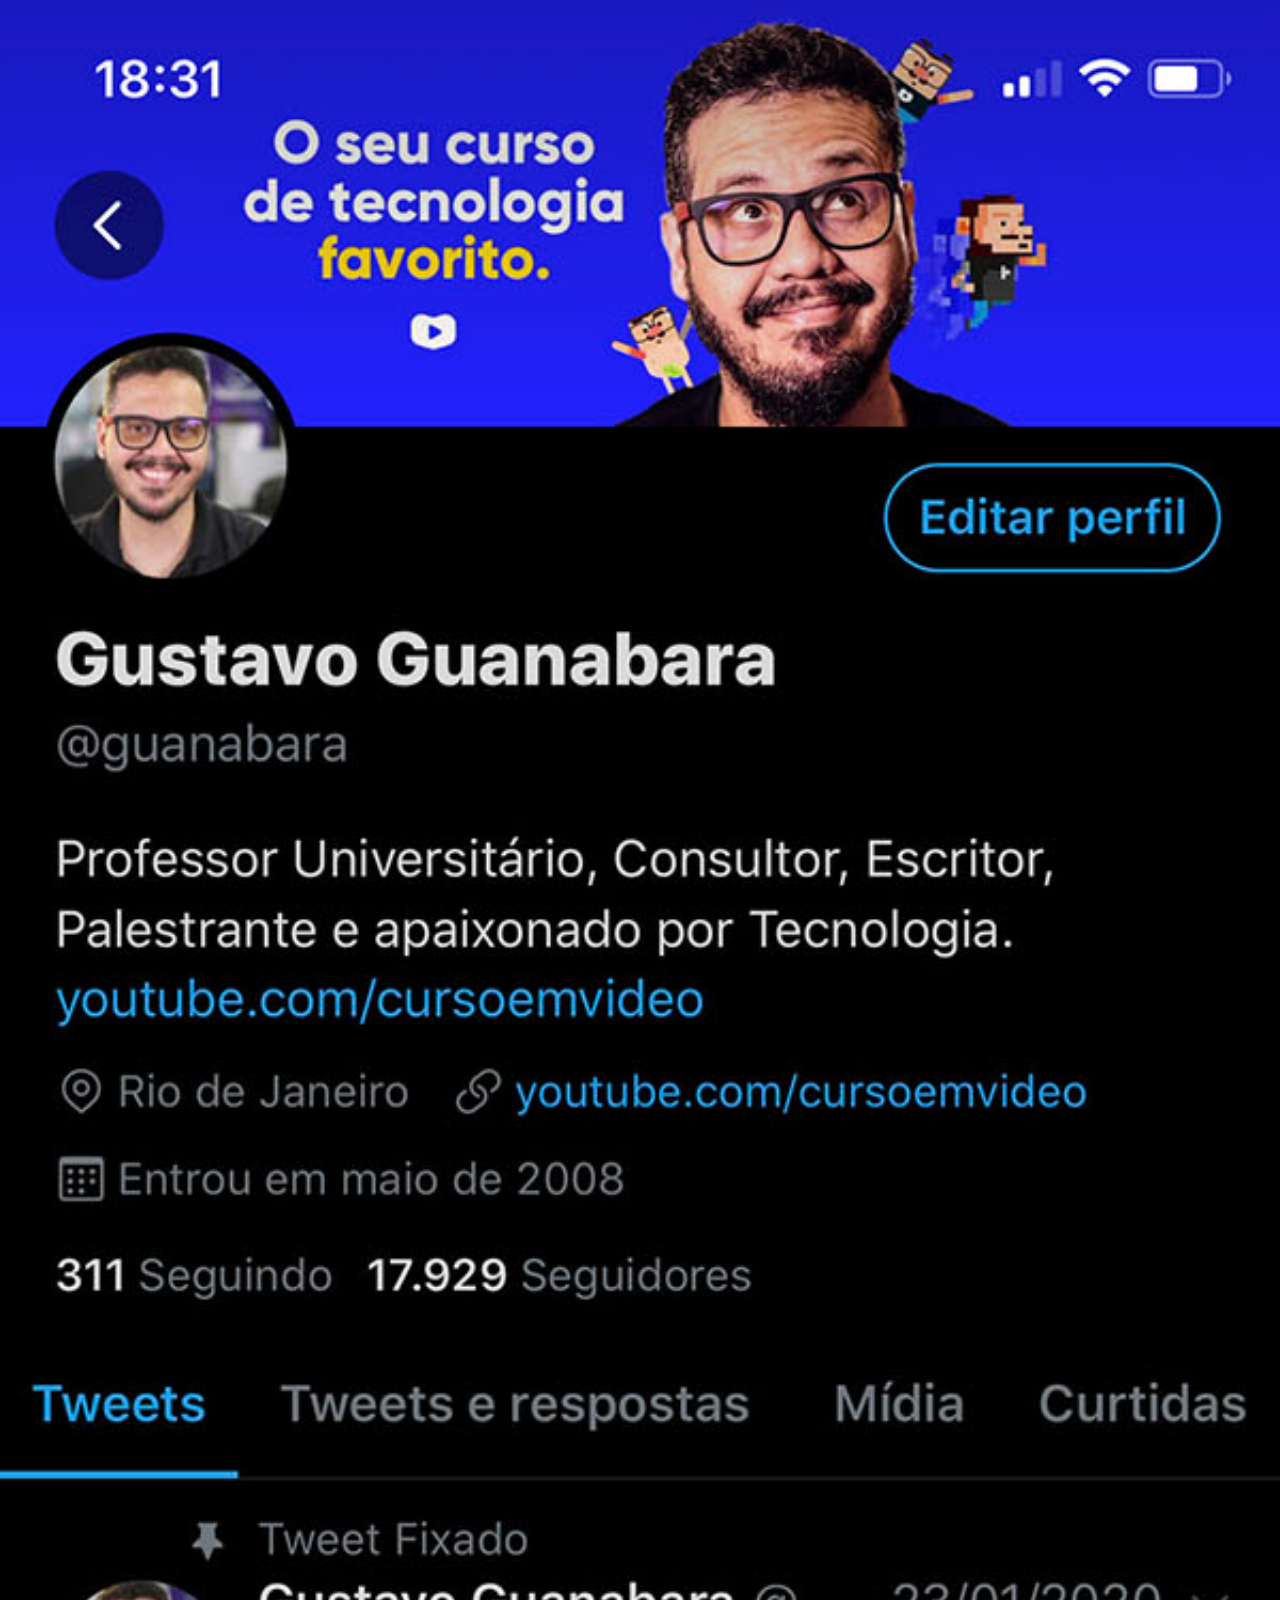
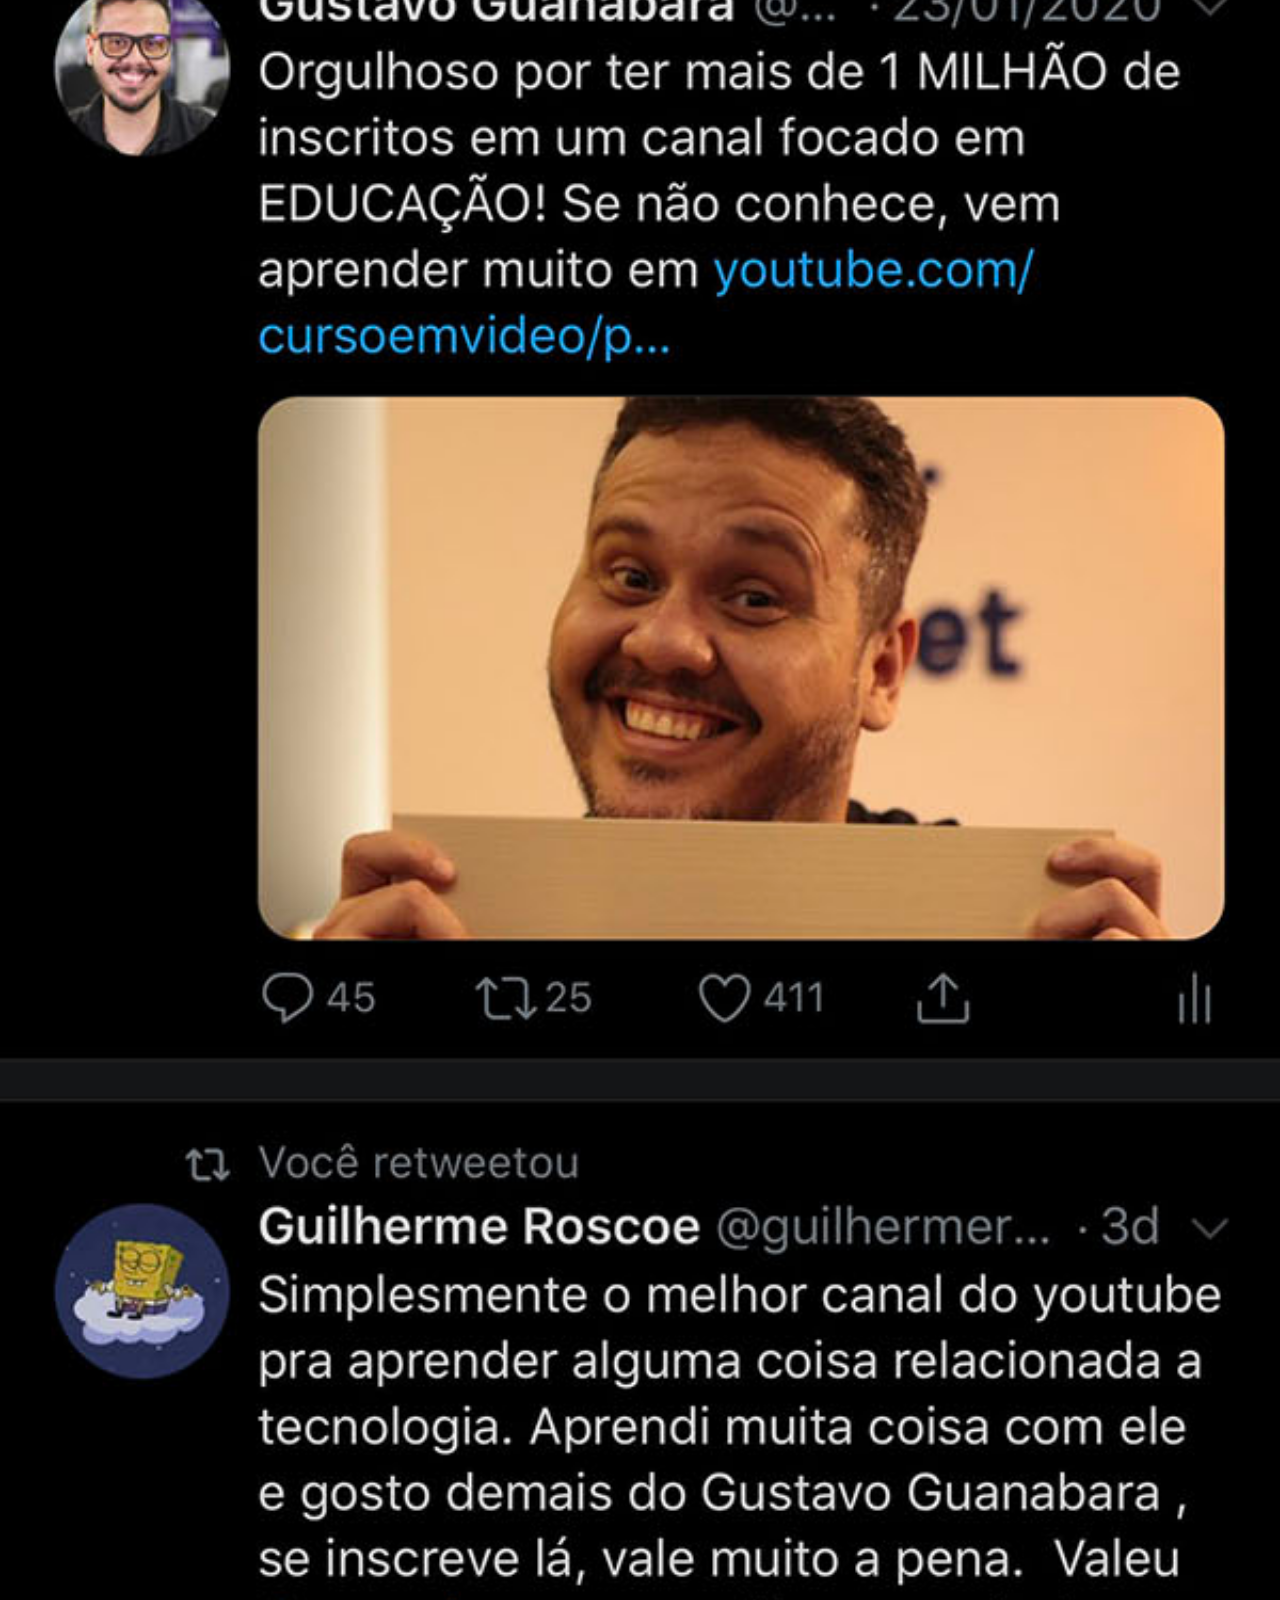
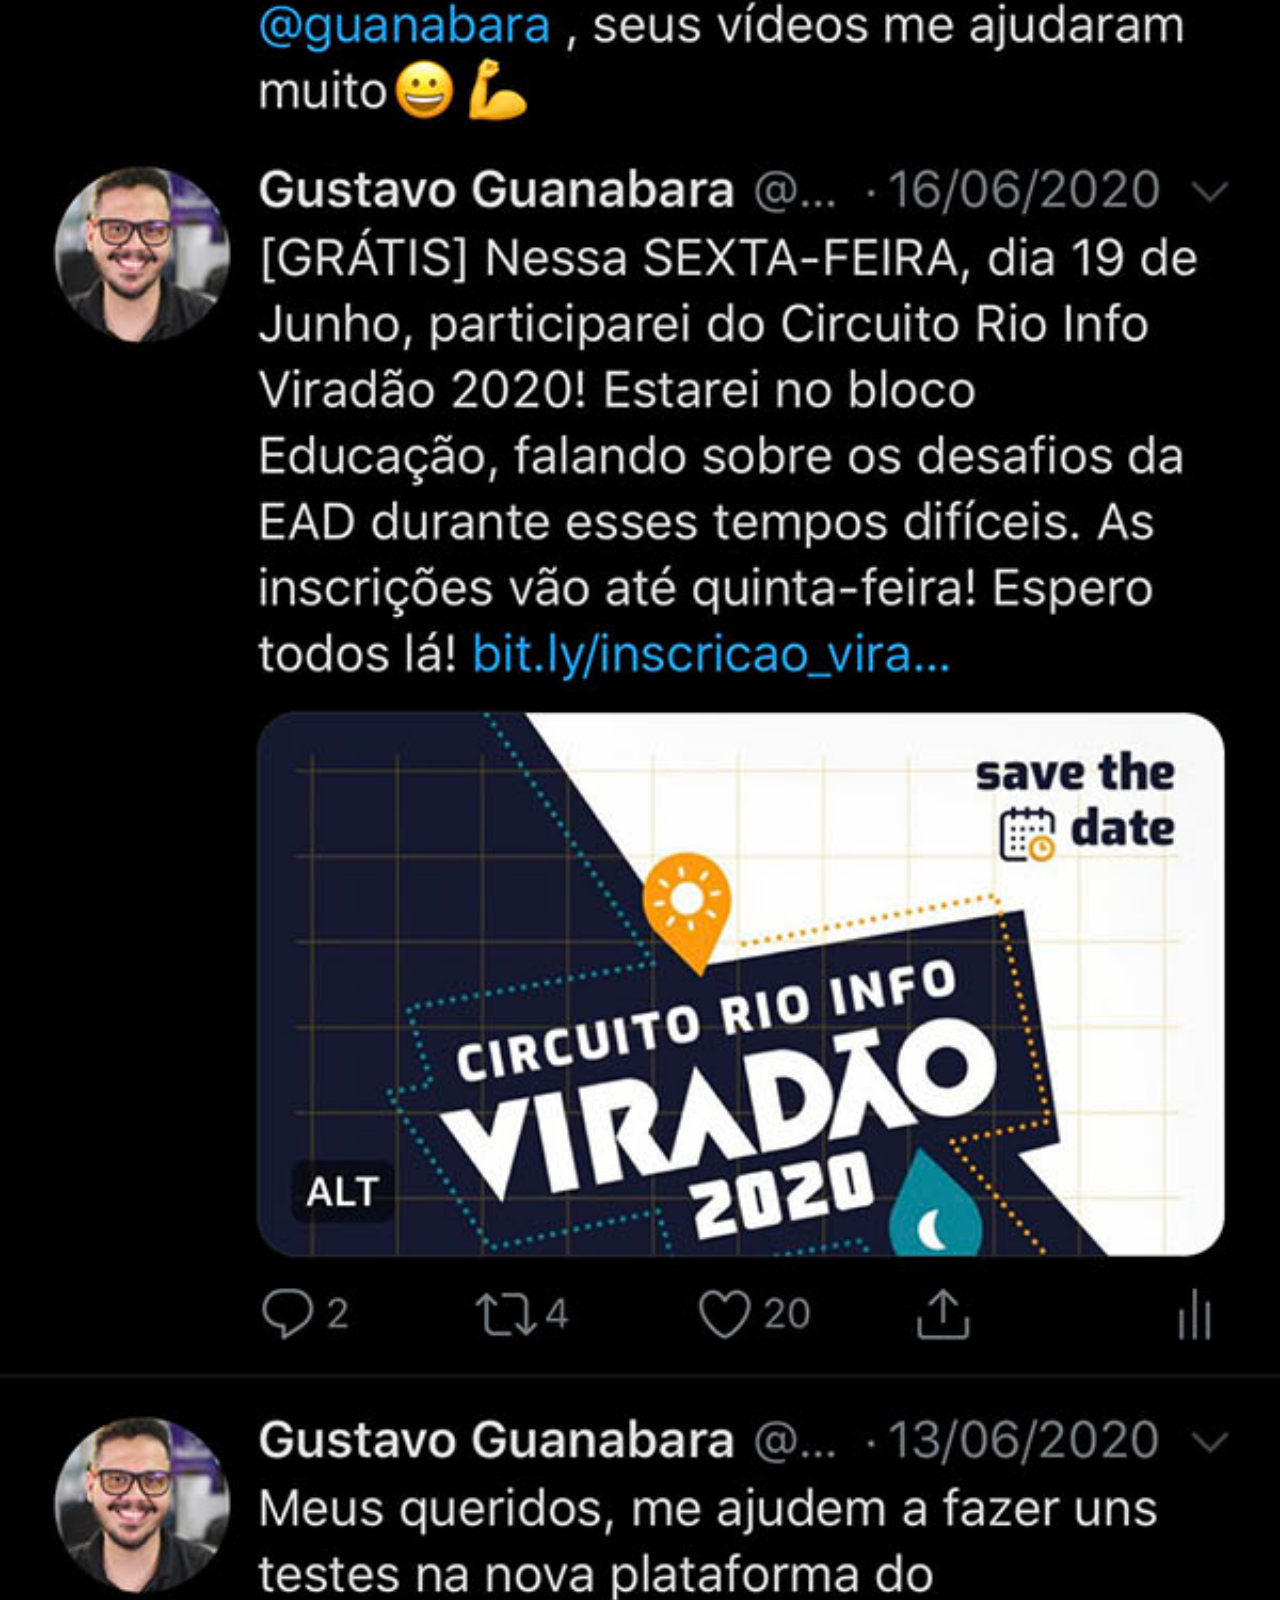
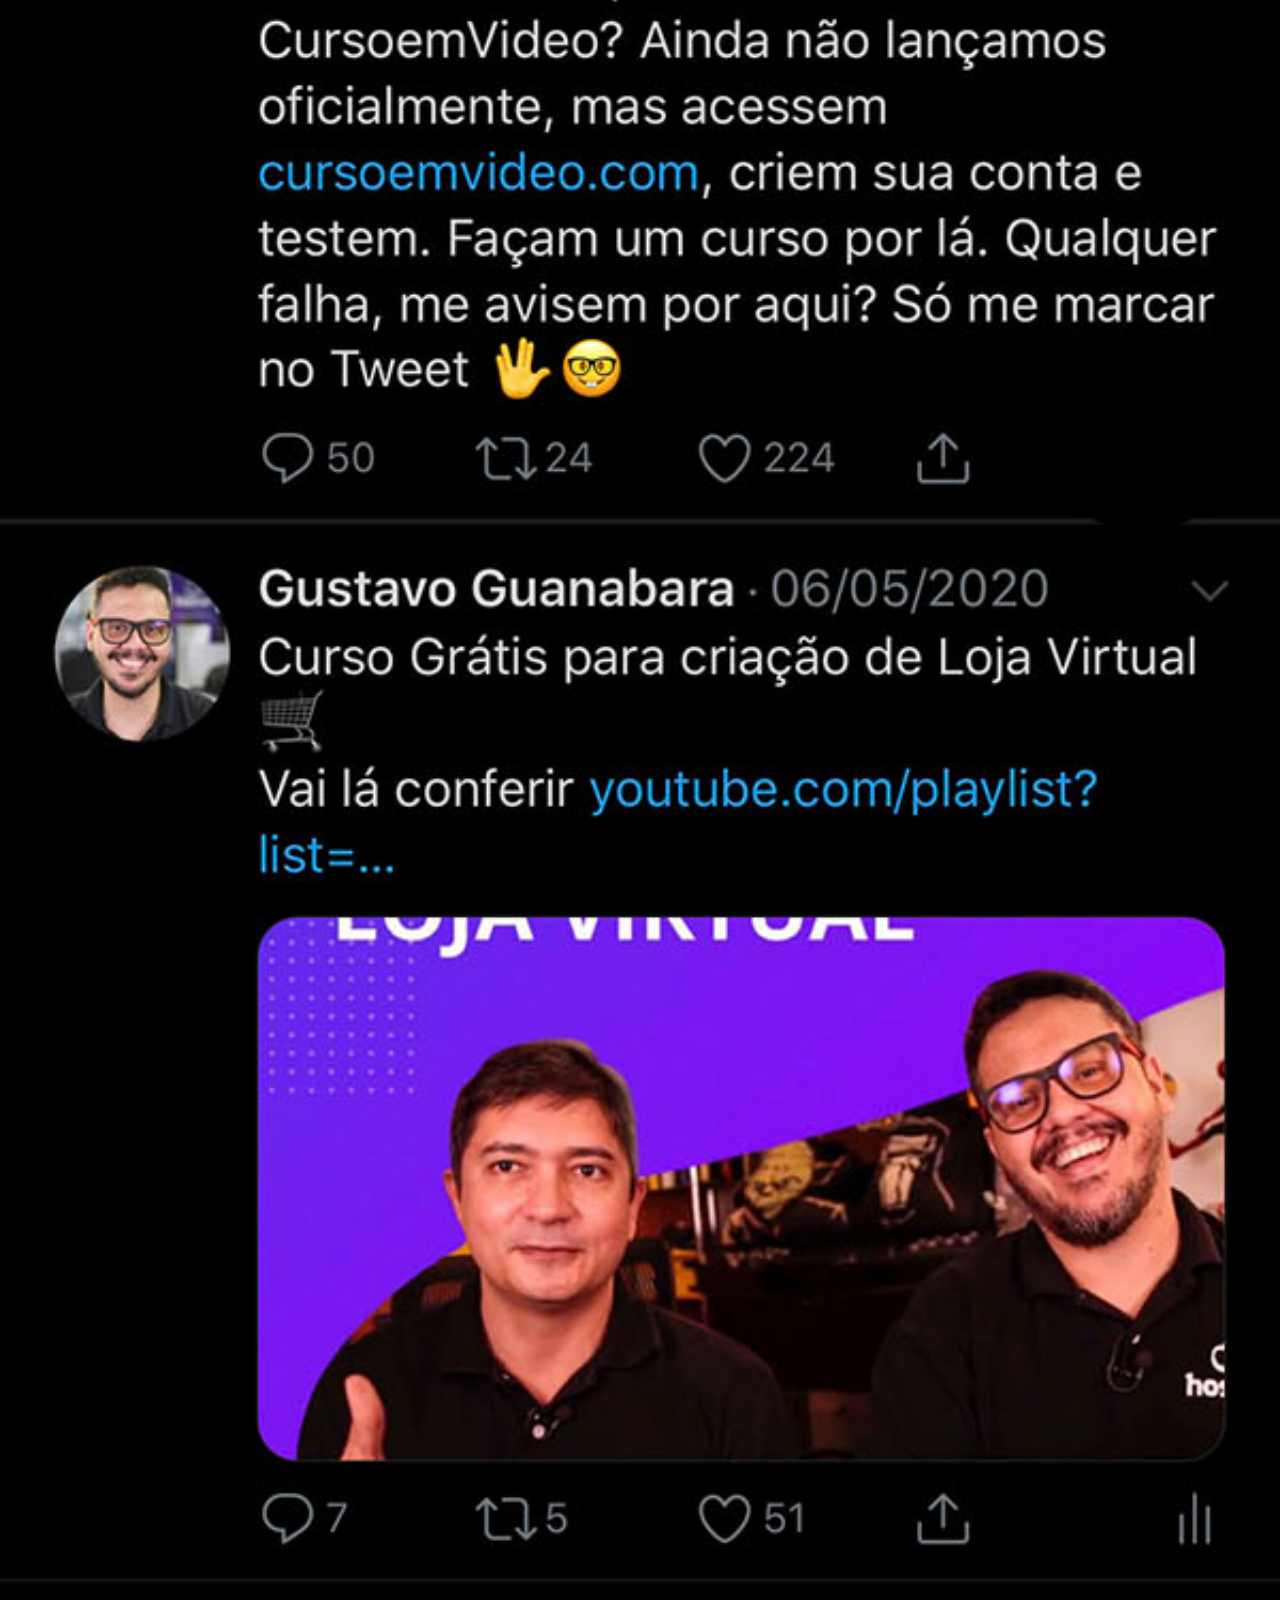
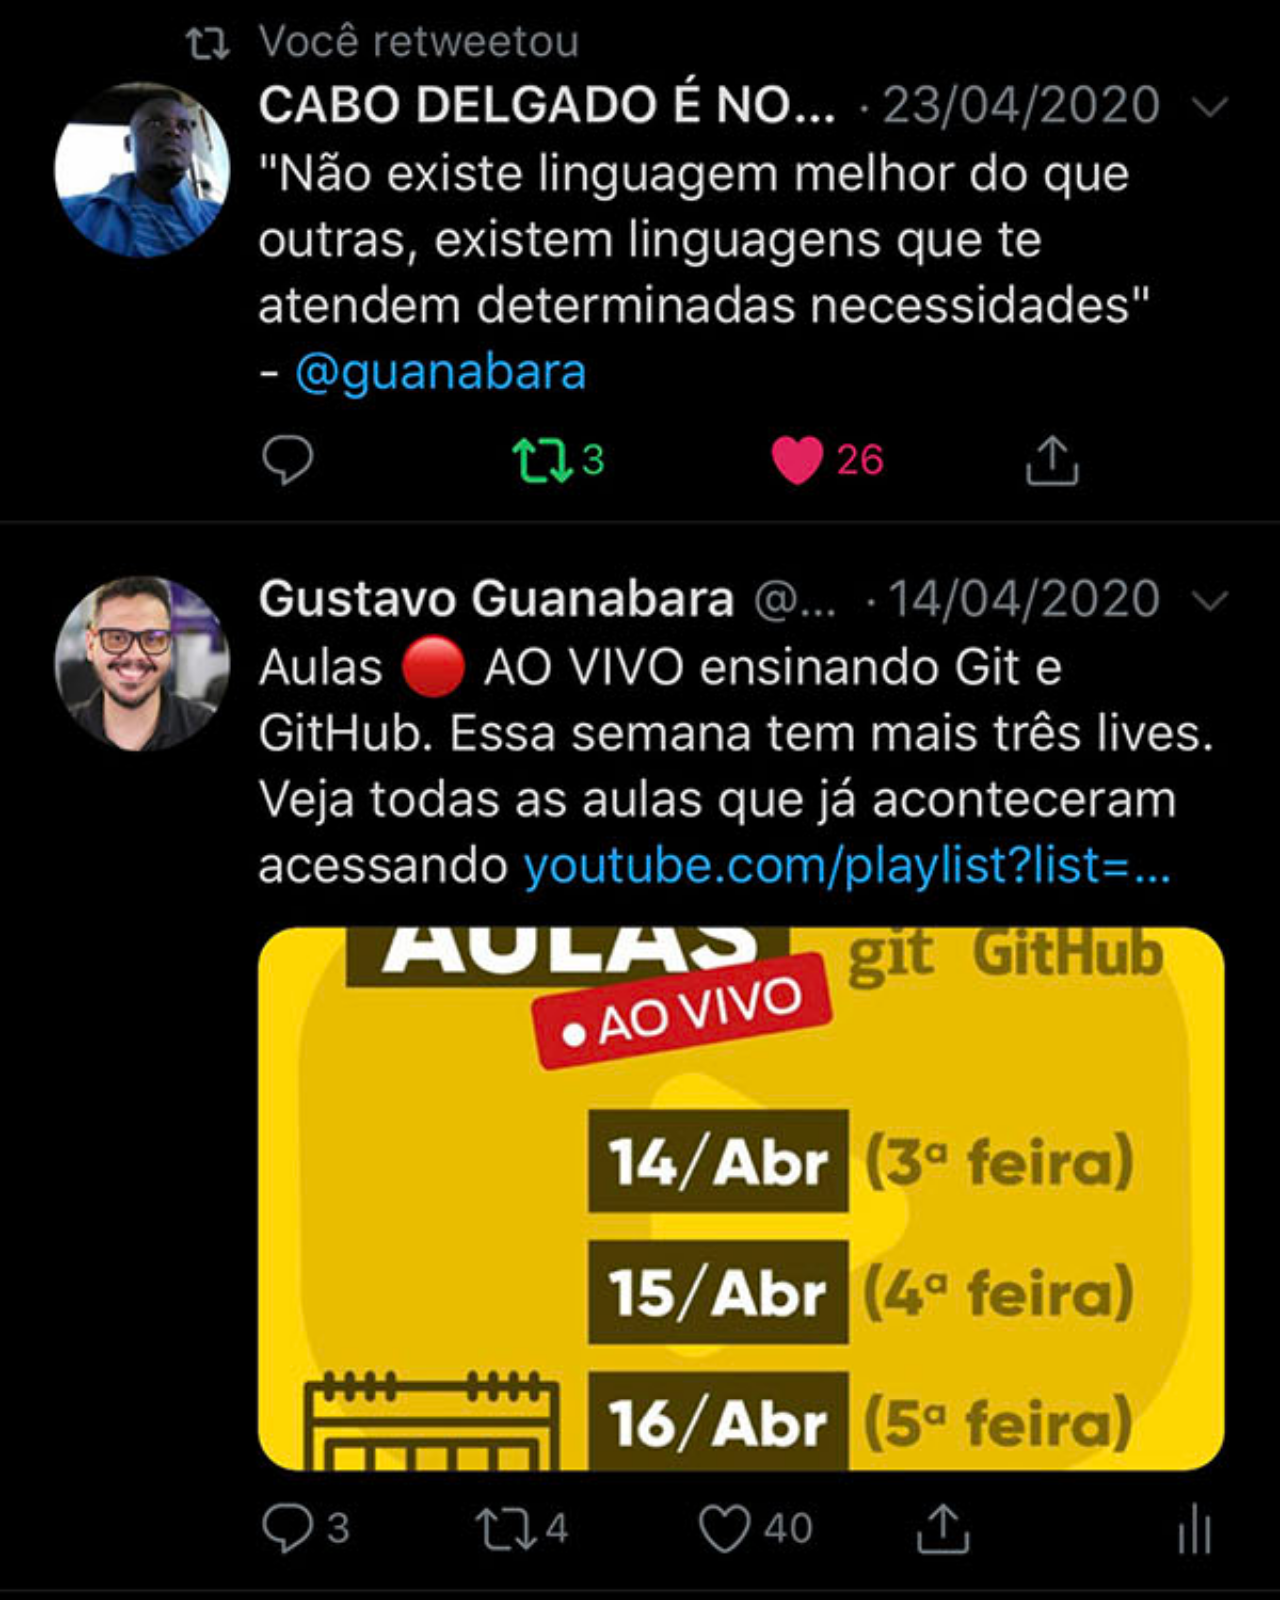
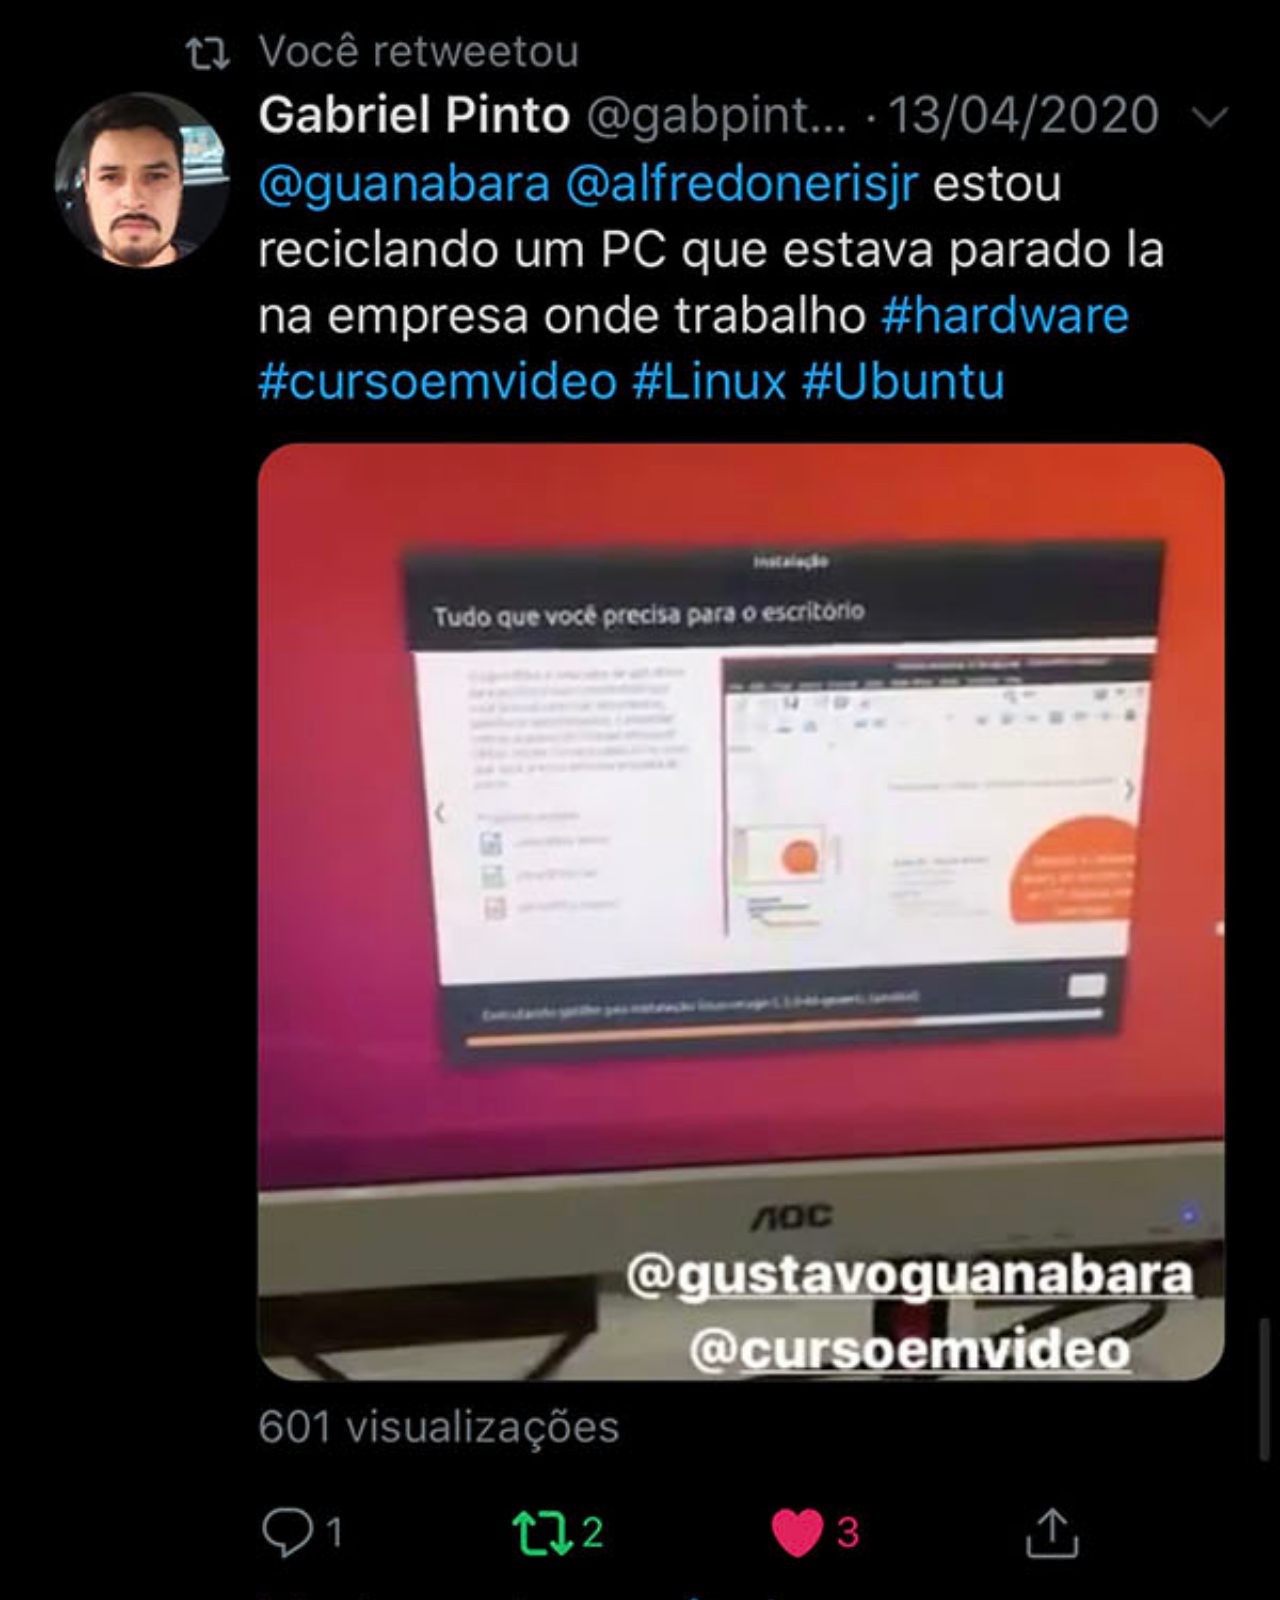
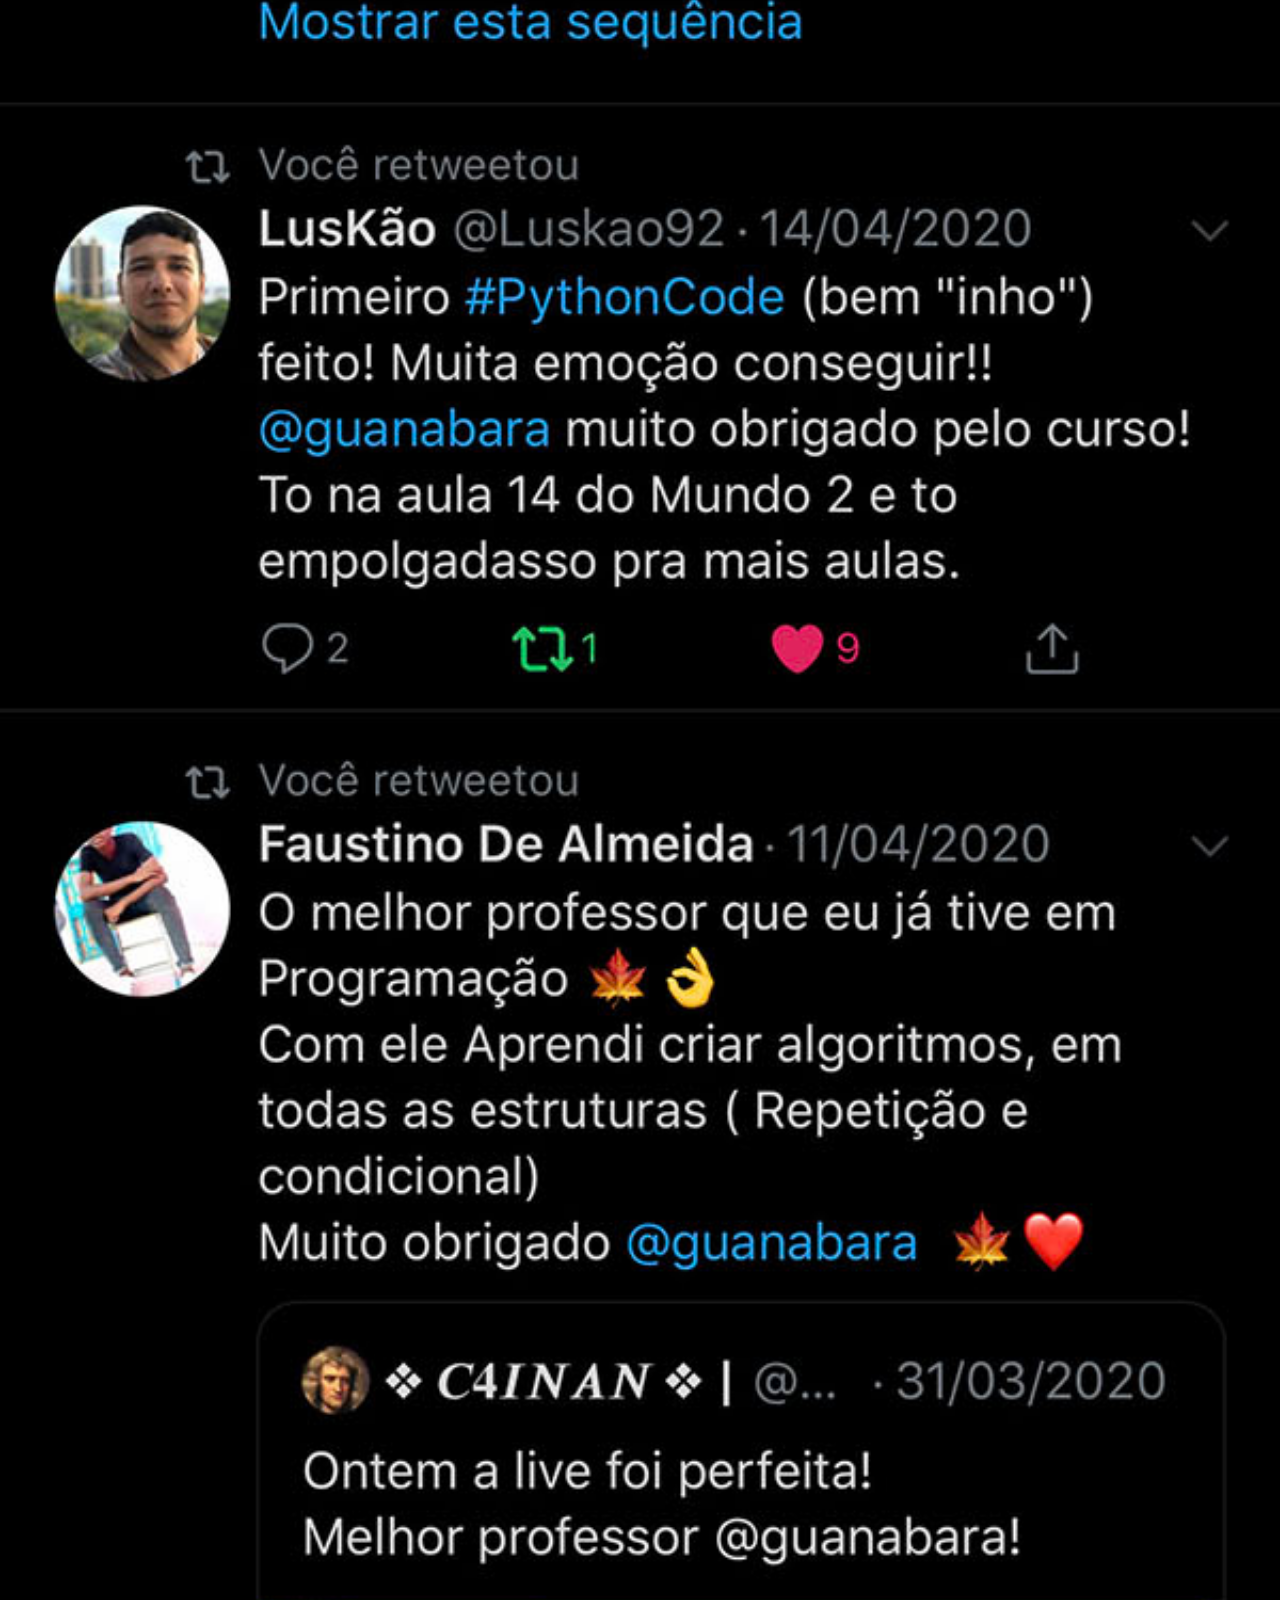
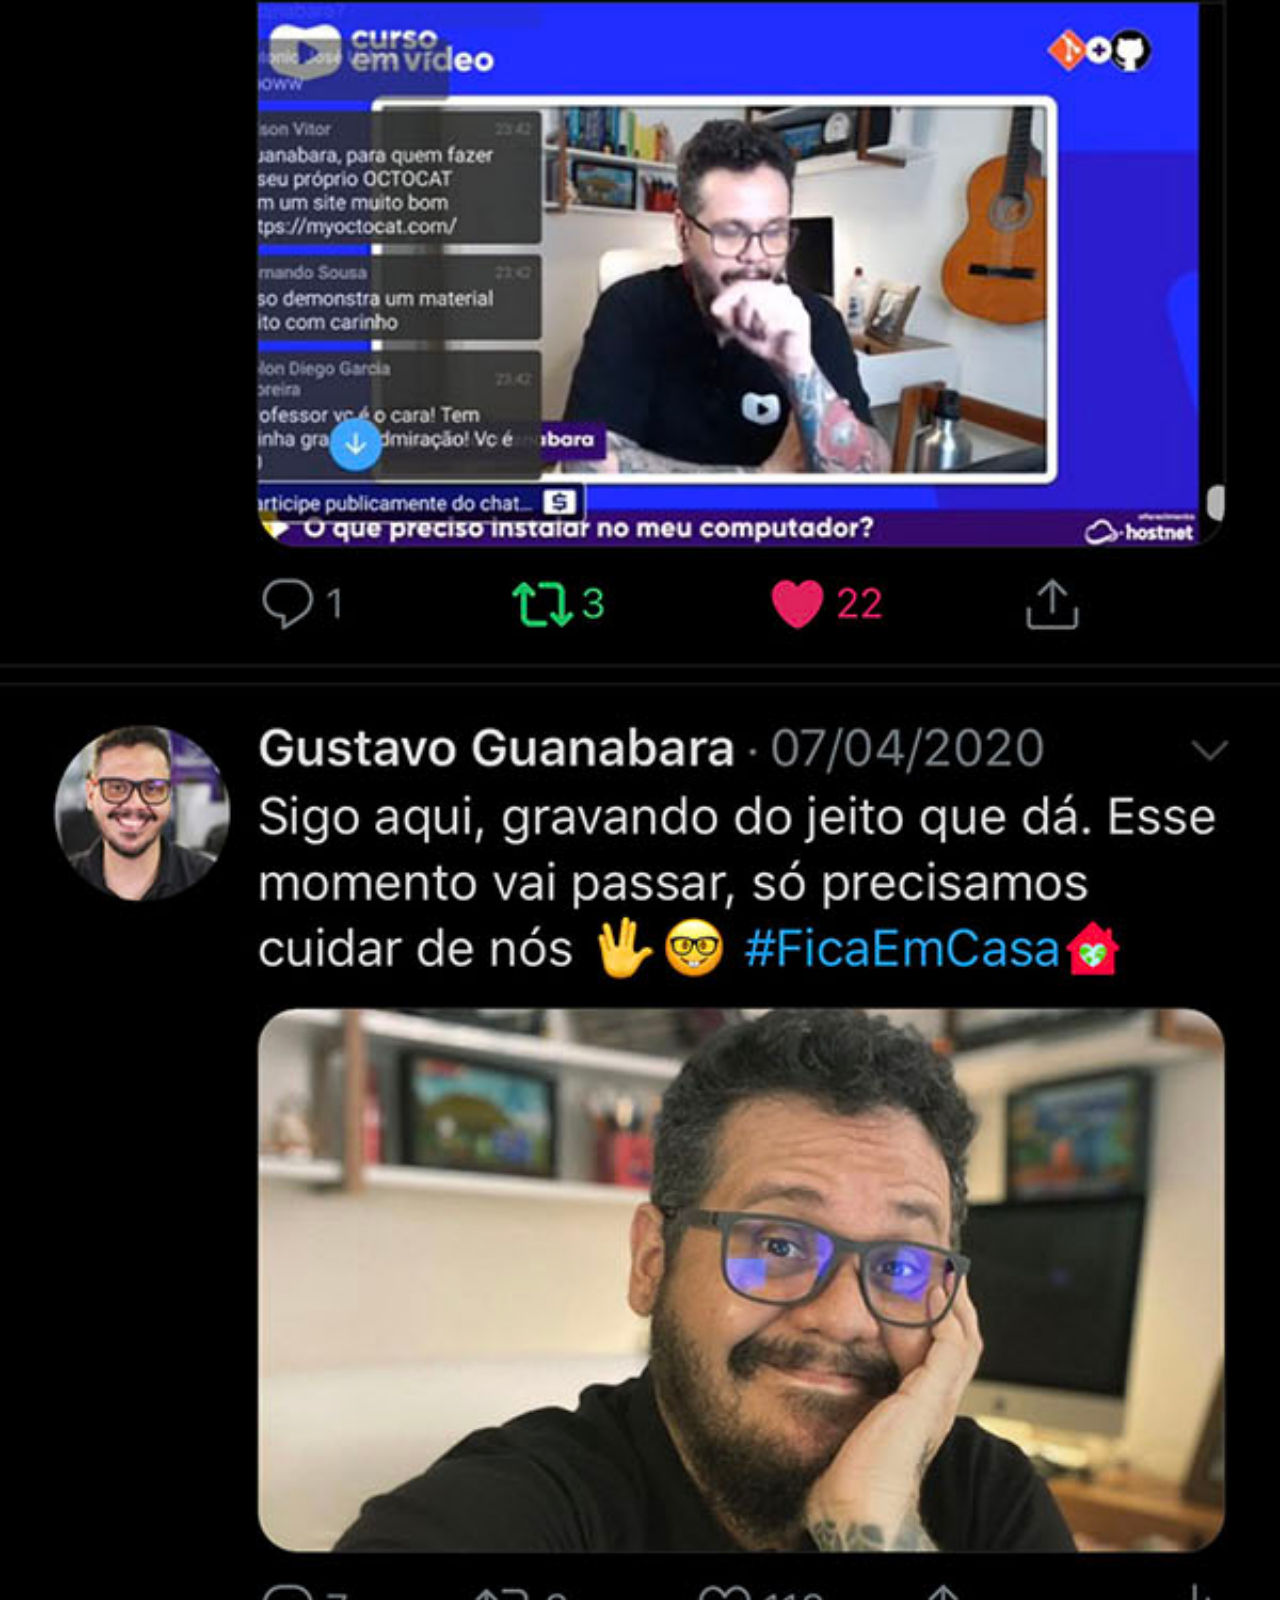
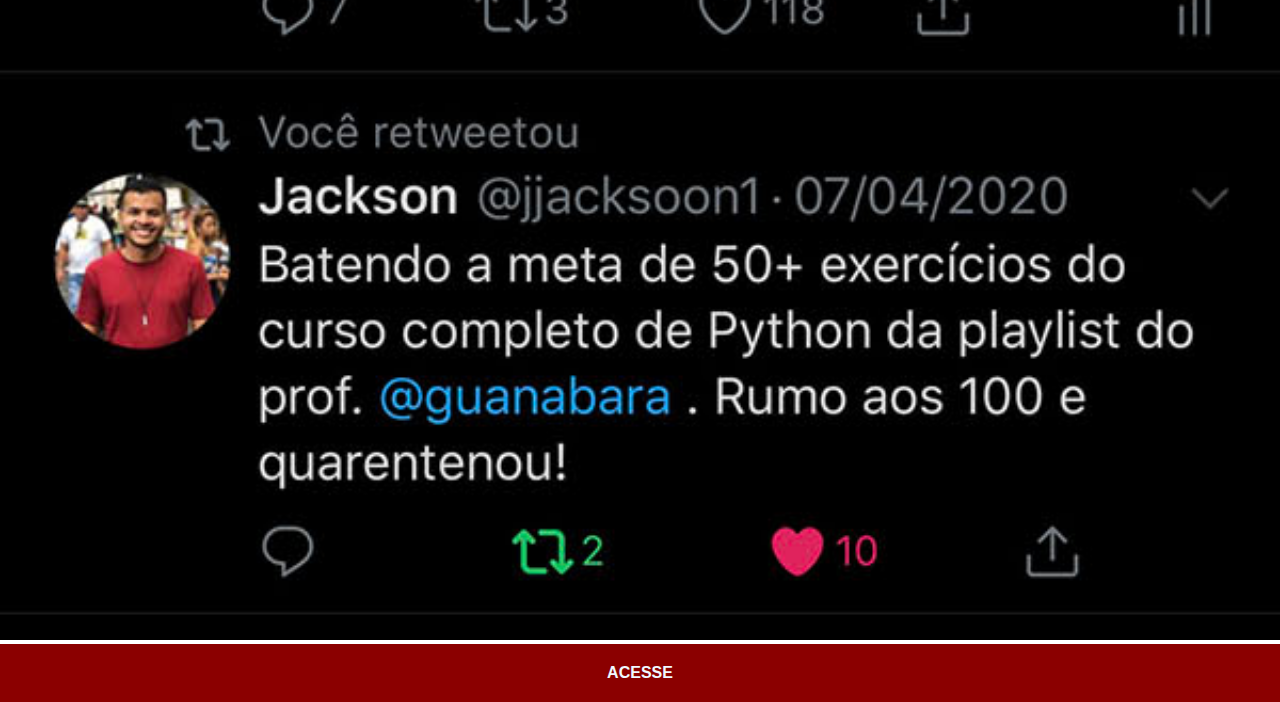
<file: twitter.html>
<!DOCTYPE html>
<html lang="pt-br">
<head>
    <meta charset="UTF-8">
    <meta name="viewport" content="width=device-width, initial-scale=1.0">
    <title>Twitter</title>
    <link rel="stylesheet" href="estilos/social.css">
</head>
<body>
    <img src="imagens/tela-twitter.jpg" alt="">
    <a href="https://x.com/JoseRodrigoS96" target="_blank"> ACESSE</a>
    
</body>
</html>
</file>
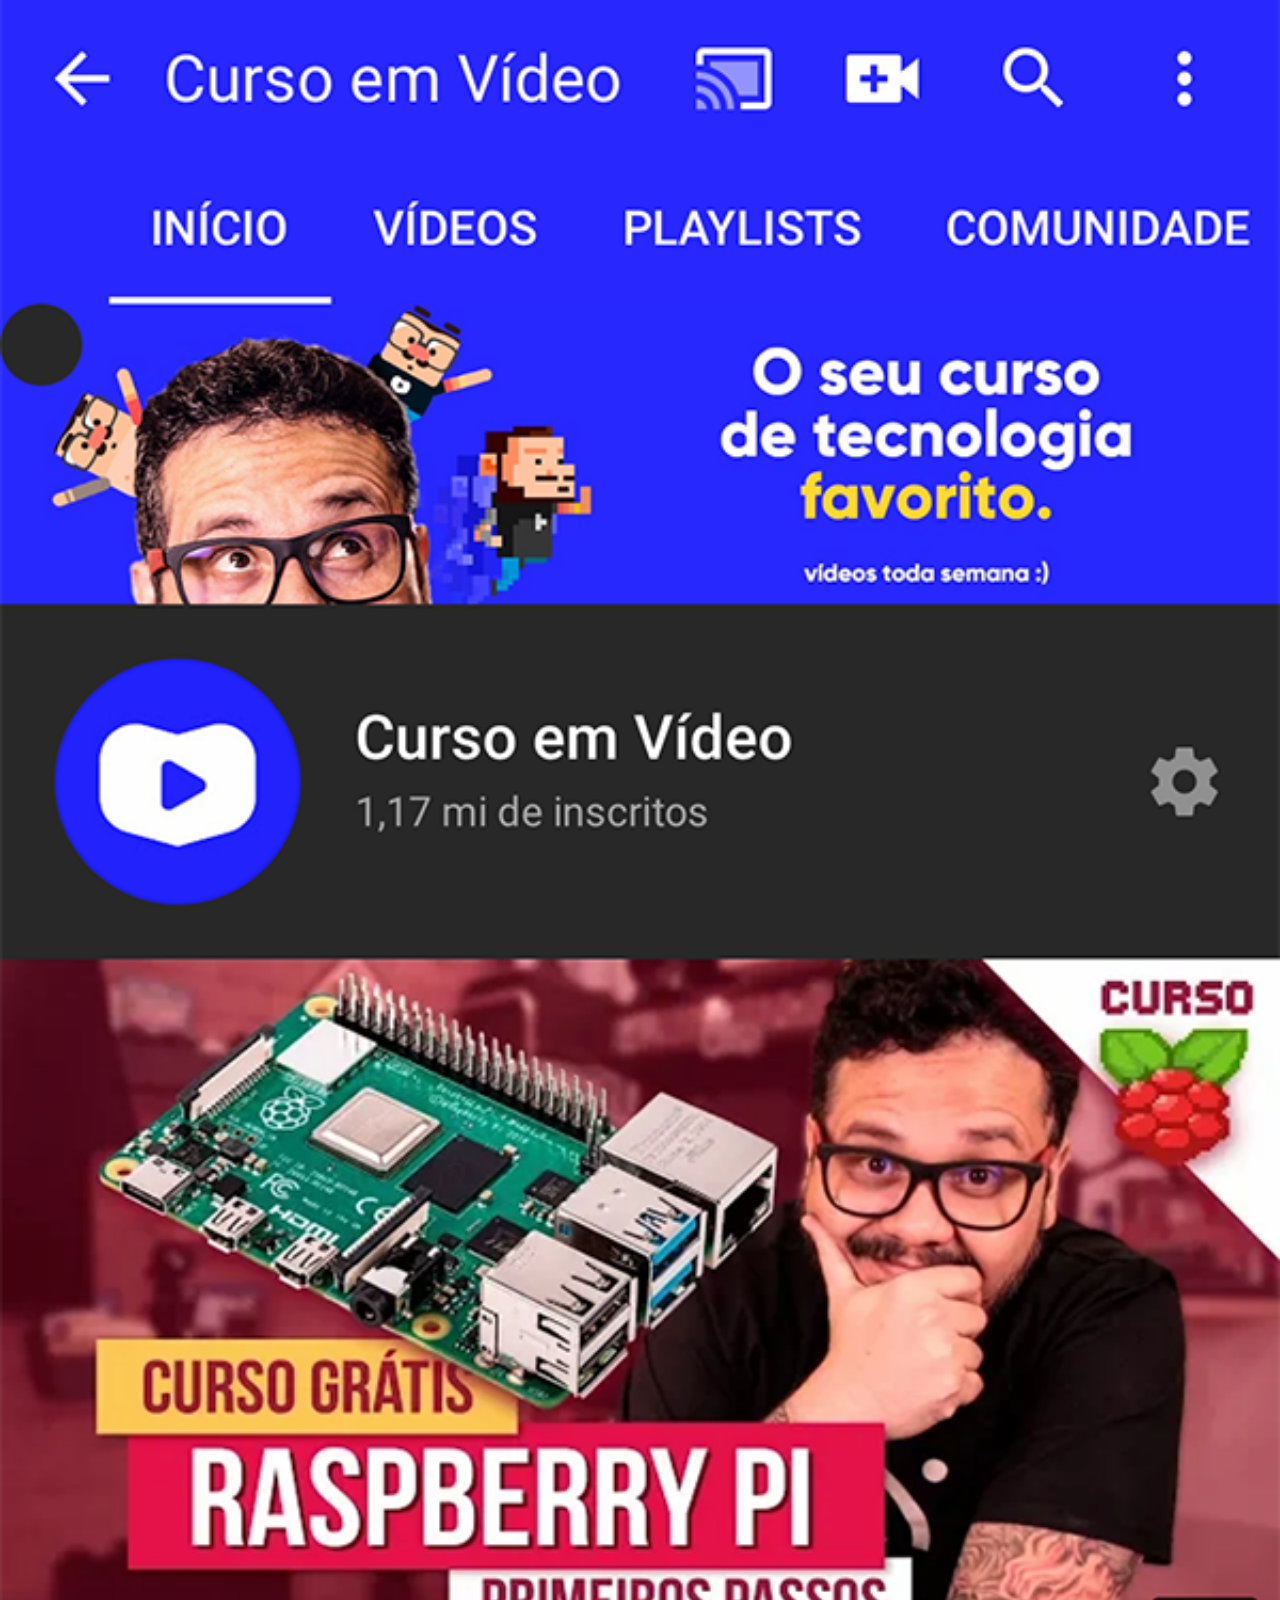
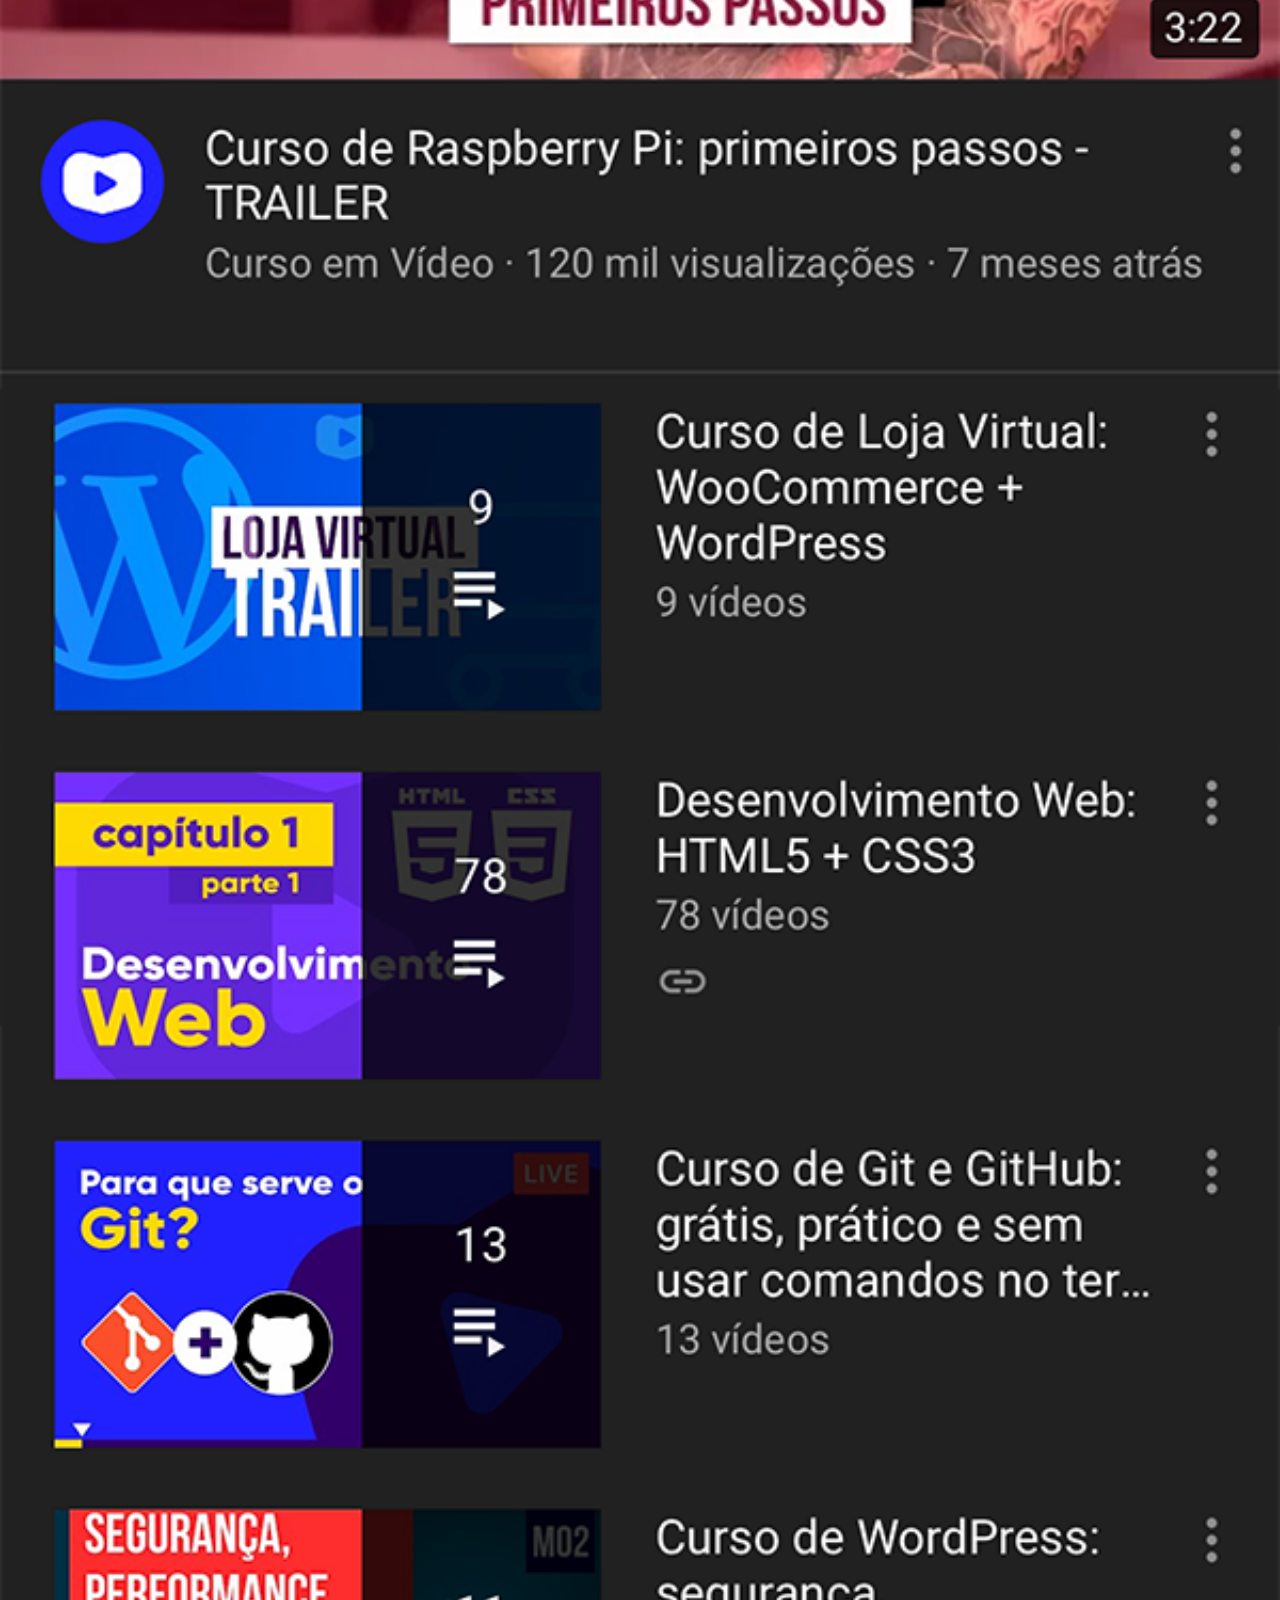
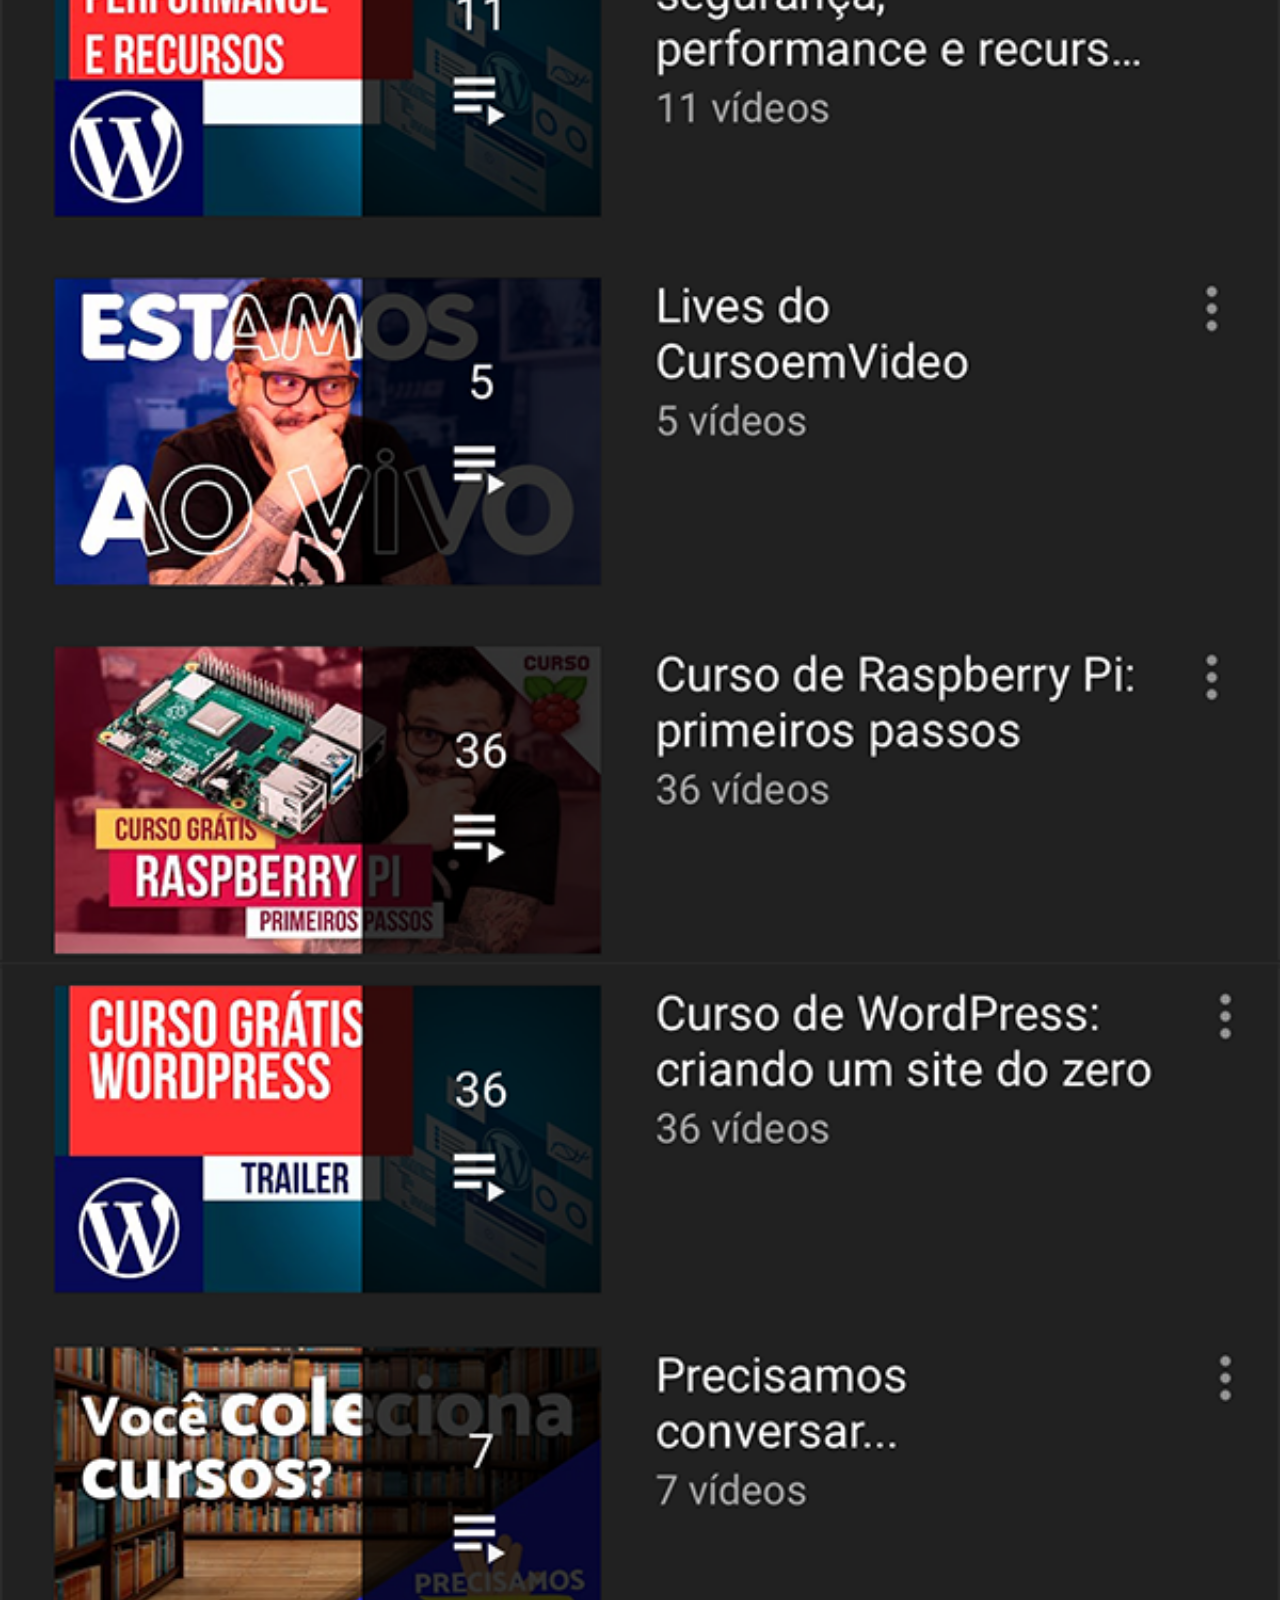
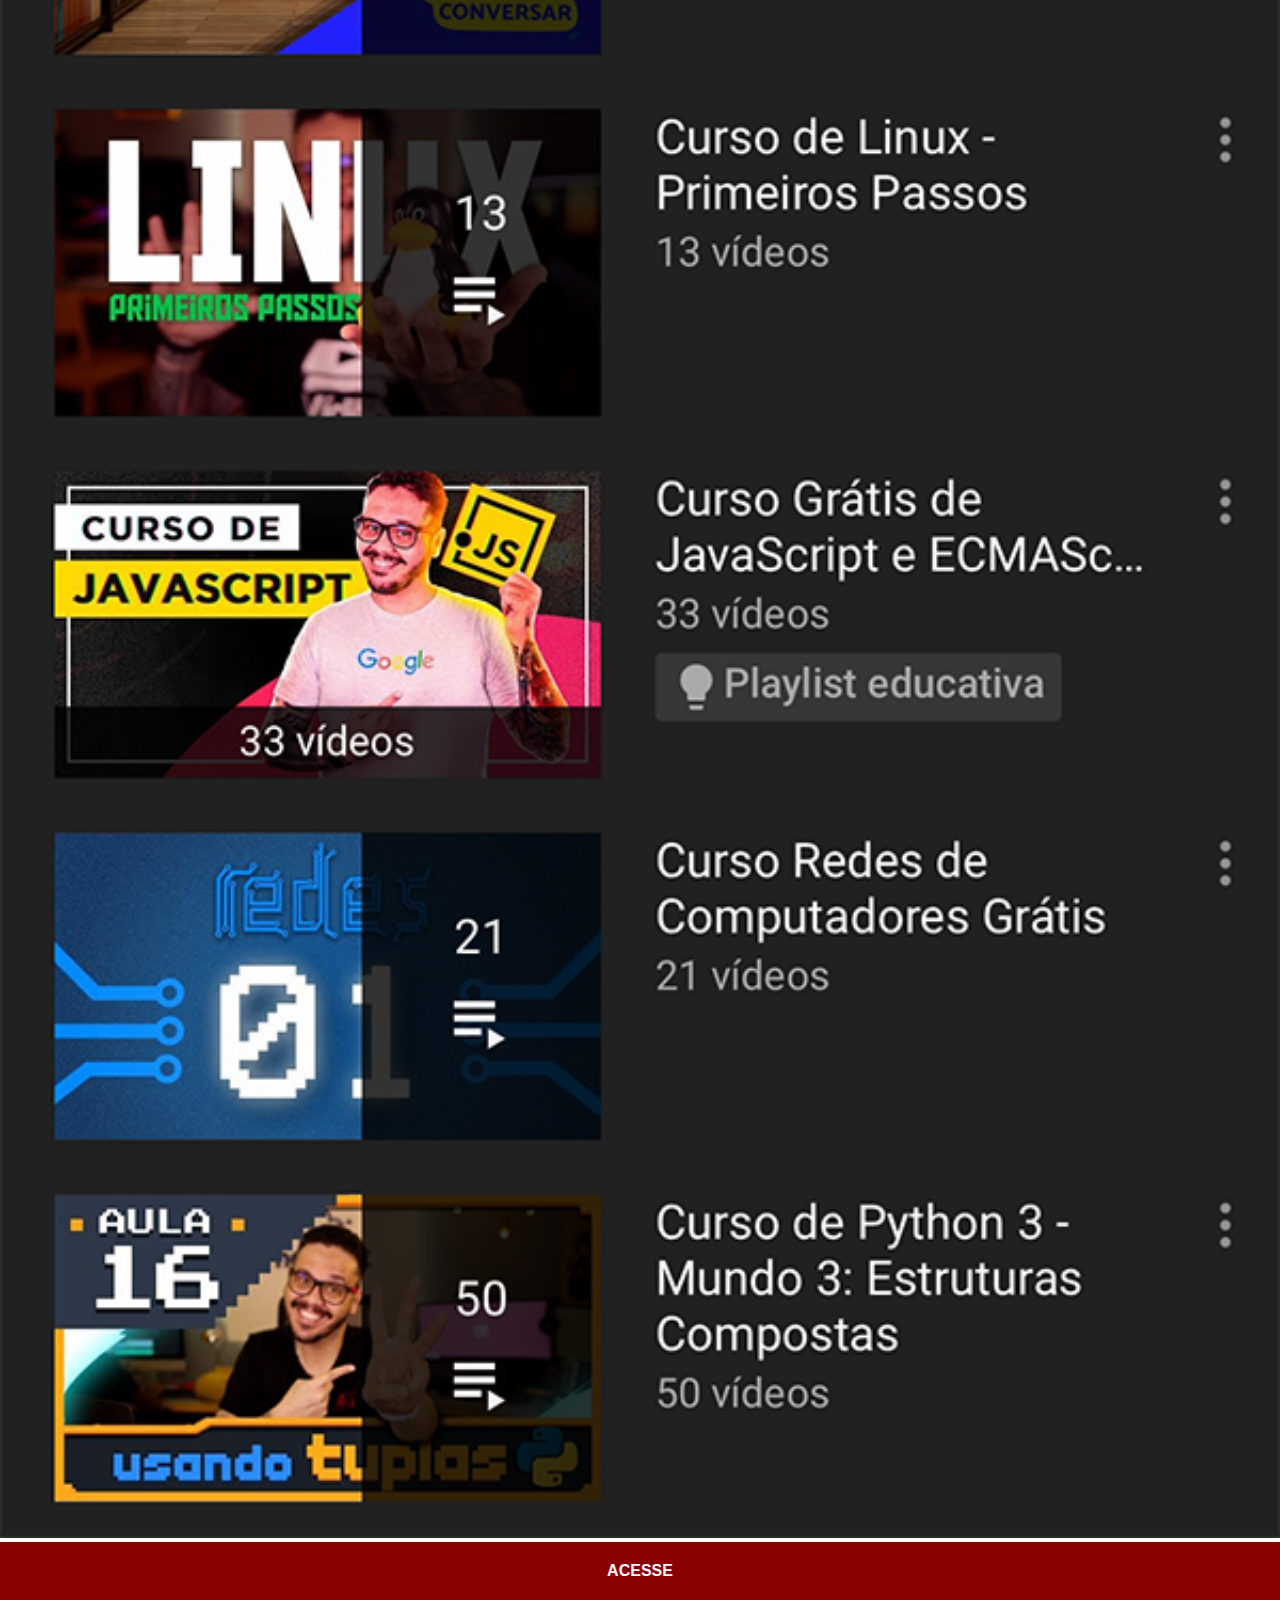
<file: youtube.html>
<!DOCTYPE html>
<html lang="pt-br">
<head>
    <meta charset="UTF-8">
    <meta name="viewport" content="width=device-width, initial-scale=1.0">
    <title>Youtube</title>
    <link rel="stylesheet" href="estilos/social.css">
</head>
<body>
    <img src="imagens/tela-youtube.png" alt="Youtube">
    <a href="https://www.youtube.com/c/CursoemV%C3%ADdeo/playlists" target="_blank">ACESSE</a>
    
</body>
</html>
</file>
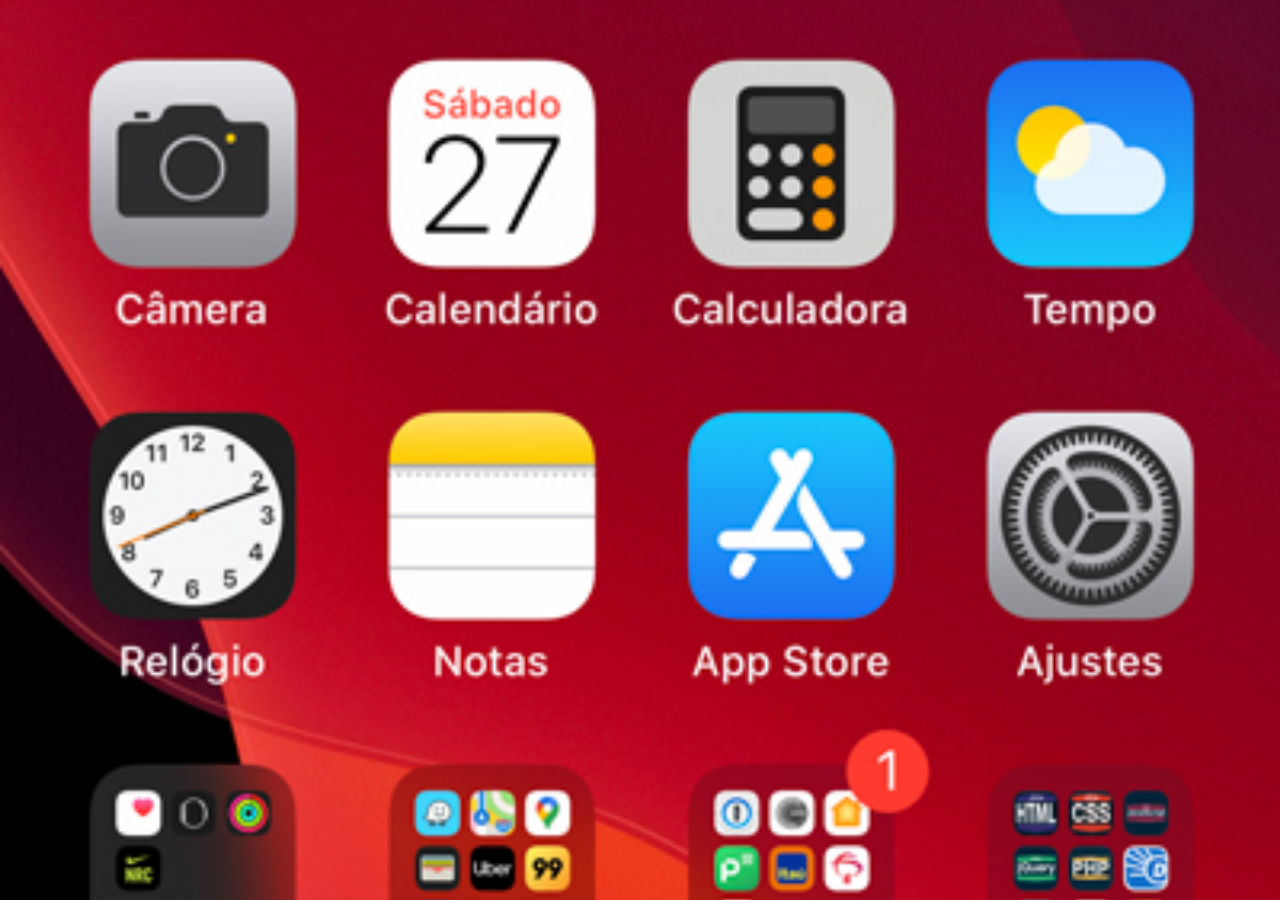
<file: estilos/home.html>
<!DOCTYPE html>
<html lang="pt-br">
<head>
    <meta charset="UTF-8">
    <meta name="viewport" content="width=device-width, initial-scale=1.0">
    <title>Home</title>
</head>
<style>
    * {
        margin: 0px;
        padding: 0px;
    }

    body {
        width: 100vw;
        height: 100vh;
        background: black url('../imagens/tela-home.jpg') no-repeat top center;
        background-size: cover;

    }
</style>
<body>
    
</body>
</html>
</file>
<file: estilos/style.css>
@charset "UTF-8";

* {
    margin: 0px;
    padding: 0px;
    font-family: Arial, Helvetica, sans-serif
}

html, body {
    height: 100vh;
    width: 100vw;
    background-color: black;
}

body {
    background:url('../imagens/fundo-madeira.jpg') no-repeat top center;
    background: cover;
    background-attachment: fixed;
}

main {
    height: 100vh;
    position: relative;

}

section#telefone {
    position: absolute;
    top: 50%;
    left: 50%;
    transform: translate(-50%, -50%);
    height: 627px;
    width: 311px;
    background: url(../imagens/frame-iphone.png) no-repeat;
}

iframe#tela {
    position: relative;
    top: 80px;
    left: 22px;
    width: 269px;
    height: 471px;
}

section#redes-sociais {
    text-align: right;
}
section#redes-sociais img {
    width: 50px;
    margin: 10px;
    border-radius: 50%;
    box-shadow: 2px 2px 5px rgba(0, 0, 0, 0.501);
    box-sizing: border-box;
    
}section#redes-sociais img:hover {
    border: 2px solid rgba(255, 255, 255, 0.623);
    transform: translate(-3px, -3px);
    box-shadow: 2px 2px 5px rgba(0, 0, 0, 0.555);
    transition: border .2s;
}
</file>
<file: estilos/social.css>
@charset "UTF-8";

* {
            margin: 0px;
            font-family: Arial, Helvetica, sans-serif;

        }

        ::-webkit-scrollbar {
            width: 0px;
            height: 0px;
        }

        img {
            width: 100vw;

        }

        a {
            display: block;
            background-color: darkred;
            padding: 20px;
            text-align: center;
            font-weight: bolder;
            text-decoration: none;
            color: aliceblue;
        }
</file>
